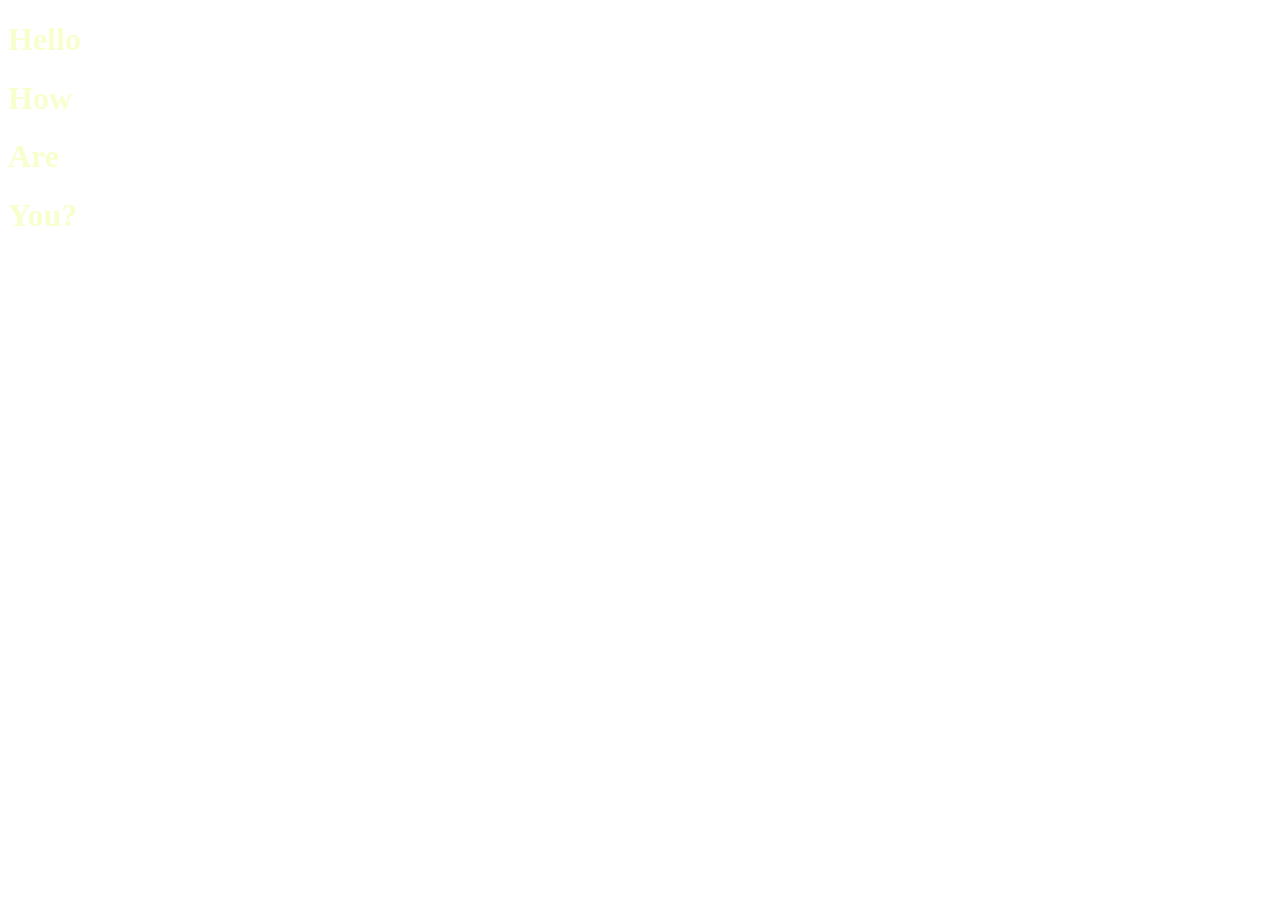
<file: index.html>
<!DOCTYPE html>
<html lang="en">
<head>
    <meta charset="UTF-8">
    <meta name="viewport" content="width=device-width, initial-scale=1.0">
    <link href="style.css" rel="stylesheet">
    <title>Document</title>
</head>
<body>
    <h1>
        Hello
    </h1>
    <h1>
        How
    </h1>
    <h1>
        Are
    </h1>
    <h1>
        You?
    </h1>
</body>
</html>
</file>
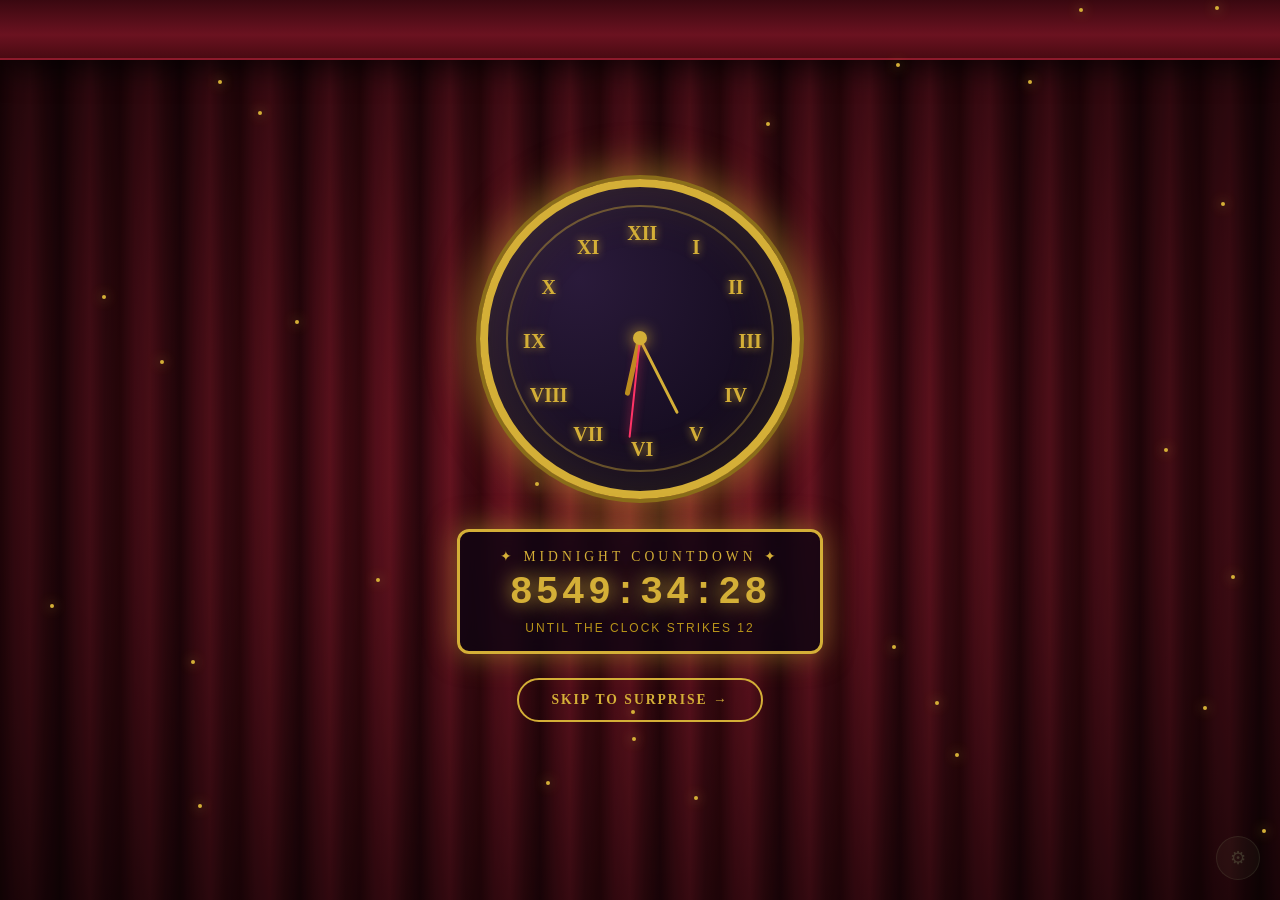
<file: demo.html>
<!DOCTYPE html>
<html lang="en">
<head>
<meta charset="UTF-8">
<meta name="viewport" content="width=device-width, initial-scale=1.0">
<title>A Birthday Surprise 🌼</title>
<style>
  * { margin:0; padding:0; box-sizing:border-box; }
  body {
    font-family: 'Comic Sans MS', -apple-system, BlinkMacSystemFont, 'Segoe UI', sans-serif;
    background: #fdf0f5; min-height: 100vh; color: #4a2c3a; overflow-x: hidden;
  }
  .page { display: none; min-height: 100vh; width: 100%; position: relative; overflow: hidden; }
  .page.active { display: flex; flex-direction: column; align-items: center; justify-content: center; }

  /* PAGE 1: COUNTDOWN */
  #page1 { background: #1a0a0a; }
  .curtain {
    position: absolute; inset: 0;
    background: repeating-linear-gradient(90deg,
      #4a0a12 0px, #7a1525 15px, #8b1a2b 30px, #5a0f1a 45px,
      #3a0810 60px, #6b1220 75px, #8b1a2b 90px, #5a0f1a 105px, #4a0a12 120px);
    filter: brightness(.85);
  }
  .curtain::before {
    content: ''; position: absolute; inset: 0;
    background: radial-gradient(ellipse at center, transparent 0%, rgba(0,0,0,.3) 40%, rgba(0,0,0,.75) 100%);
  }
  .curtain-top {
    position: absolute; top: 0; left: 0; right: 0; height: 60px;
    background: linear-gradient(180deg, #3a0810 0%, #6b1220 60%, #4a0a12 100%);
    box-shadow: 0 8px 30px rgba(0,0,0,.7); z-index: 3; border-bottom: 2px solid #8b1a2b;
  }
  .countdown-content { position: relative; z-index: 5; text-align: center; padding: 20px; }
  .big-clock {
    width: 320px; height: 320px; margin: 0 auto 30px;
    border-radius: 50%; background: radial-gradient(circle at 30% 30%, #2a1a3a, #0a0512);
    border: 8px solid #d4af37;
    box-shadow: 0 0 0 4px #8a6d1a, 0 0 40px 10px rgba(212,175,55,.5), inset 0 0 60px rgba(212,175,55,.15);
    position: relative; display: flex; align-items: center; justify-content: center;
    animation: clockGlow 3s ease-in-out infinite alternate;
  }
  @keyframes clockGlow {
    from { box-shadow: 0 0 0 4px #8a6d1a, 0 0 30px 8px rgba(212,175,55,.4), inset 0 0 60px rgba(212,175,55,.15); }
    to { box-shadow: 0 0 0 4px #8a6d1a, 0 0 50px 14px rgba(212,175,55,.7), inset 0 0 80px rgba(212,175,55,.25); }
  }
  .clock-inner { width: 88%; height: 88%; border-radius: 50%; border: 2px solid rgba(212,175,55,.4); position: relative; }
  .clock-mark { position: absolute; font-family: Georgia, serif; font-size: 20px; color: #d4af37; font-weight: bold; text-shadow: 0 0 8px rgba(212,175,55,.8); }
  .clock-hand { position: absolute; left: 50%; bottom: 50%; transform-origin: 50% 100%; background: #d4af37; border-radius: 4px; z-index: 2; }
  .hand-hour { width: 5px; height: 22%; margin-left: -2.5px; background: #b8941a; }
  .hand-minute { width: 3px; height: 32%; margin-left: -1.5px; }
  .hand-second { width: 2px; height: 38%; margin-left: -1px; background: #ff3366; box-shadow: 0 0 10px rgba(255,51,102,.9); }
  .clock-center-dot { position: absolute; top: 50%; left: 50%; width: 14px; height: 14px; margin: -7px 0 0 -7px; background: #d4af37; border-radius: 50%; box-shadow: 0 0 15px #d4af37; z-index: 3; }
  .countdown-box {
    display: inline-block; padding: 16px 40px;
    background: rgba(10,5,18,.75); border: 3px solid #d4af37; border-radius: 12px;
    box-shadow: 0 0 30px rgba(212,175,55,.5); margin-bottom: 24px; backdrop-filter: blur(10px);
  }
  .countdown-box .label { font-family: Georgia, serif; font-size: .85rem; color: #d4af37; letter-spacing: 4px; margin-bottom: 6px; }
  .countdown-box .time { font-family: 'Courier New', monospace; font-size: 2.4rem; font-weight: bold; color: #d4af37; letter-spacing: 3px; text-shadow: 0 0 20px rgba(212,175,55,.9); }
  .countdown-box .sub { font-size: .75rem; color: #b8941a; margin-top: 6px; letter-spacing: 2px; }
  .skip-btn {
    padding: 12px 32px; background: transparent; color: #d4af37;
    border: 2px solid #d4af37; border-radius: 100px; font-size: .85rem;
    font-weight: 700; letter-spacing: 2px; cursor: pointer; font-family: Georgia, serif;
    transition: .3s; text-transform: uppercase;
  }
  .skip-btn:hover { background: #d4af37; color: #1a0a0a; box-shadow: 0 0 30px rgba(212,175,55,.8); }
  .cd-sparkle { position: absolute; width: 4px; height: 4px; background: #d4af37; border-radius: 50%; box-shadow: 0 0 12px #d4af37; animation: sparkleFloat 4s ease-in-out infinite; z-index: 4; }
  @keyframes sparkleFloat { 0%,100% { opacity: .3; transform: scale(.8); } 50% { opacity: 1; transform: scale(1.5); } }

  /* PAGE 2: PASSCODE */
  #page2 { background: #faf6e9; flex-direction: row !important; padding: 0; }
  @media (max-width: 768px) { #page2 { flex-direction: column !important; } }
  .passcode-left {
    flex: 1; background: linear-gradient(135deg, #f0e8d0, #faf6e9);
    display: flex; align-items: center; justify-content: center;
    padding: 40px 20px; position: relative; min-height: 100vh;
  }
  .polaroid {
    background: #fff; padding: 20px; border-radius: 8px;
    border: 10px solid #b8a8d8;
    box-shadow: 0 20px 50px rgba(100,80,40,.3), 0 0 0 4px #fff inset;
    transform: rotate(-3deg); position: relative; z-index: 2; max-width: 340px;
    animation: polaroidFloat 5s ease-in-out infinite;
  }
  @keyframes polaroidFloat { 0%,100% { transform: rotate(-3deg) translateY(0); } 50% { transform: rotate(-3deg) translateY(-10px); } }
  .polaroid .photo {
    width: 280px; height: 280px; background: linear-gradient(135deg, #f5b7d0, #c9e4ff, #fde5b7);
    border-radius: 6px; display: flex; align-items: center; justify-content: center;
    font-size: 8rem; overflow: hidden;
  }
  .polaroid .photo img { width: 100%; height: 100%; object-fit: cover; }
  .polaroid .shinchan { font-size: 8rem; animation: cakeBounce 2s ease-in-out infinite; }
  @keyframes cakeBounce { 0%,100% { transform: translateY(0) rotate(-3deg); } 50% { transform: translateY(-8px) rotate(3deg); } }
  .polaroid .caption { text-align: center; font-family: 'Comic Sans MS'; font-size: 1rem; color: #8a6d3a; font-weight: bold; margin-top: 12px; }
  .passcode-right {
    flex: 1; background: #b8a8d8; display: flex; align-items: center; justify-content: center;
    padding: 40px 20px; position: relative; min-height: 100vh;
  }
  .passcode-box { position: relative; z-index: 2; text-align: center; max-width: 340px; width: 100%; }
  .passcode-box h2 { font-size: 1.6rem; color: #fff; font-weight: 800; margin-bottom: 6px; text-shadow: 0 2px 8px rgba(80,60,120,.3); }
  .passcode-box .hint { font-size: .78rem; color: #f0e8f5; opacity: .9; margin-bottom: 26px; display: flex; align-items: center; justify-content: center; gap: 6px; }
  .passcode-box .hint .dot { width: 8px; height: 8px; background: #ff5566; border-radius: 50%; animation: pulseDot 1.5s ease-in-out infinite; }
  @keyframes pulseDot { 0%,100% { transform: scale(1); box-shadow: 0 0 0 0 rgba(255,85,102,.7); } 50% { transform: scale(1.1); box-shadow: 0 0 0 8px rgba(255,85,102,0); } }
  .passcode-dots { display: flex; justify-content: center; gap: 14px; margin-bottom: 30px; }
  .passcode-dot {
    width: 44px; height: 44px; border-radius: 12px;
    background: rgba(255,255,255,.35); border: 2px solid rgba(255,255,255,.5);
    display: flex; align-items: center; justify-content: center;
    font-size: 1.5rem; font-weight: bold; color: #fff;
    transition: all .3s cubic-bezier(.34,1.56,.64,1);
  }
  .passcode-dot.filled { background: #f5e88a; color: #8a6d3a; border-color: #f5e88a; transform: scale(1.08); box-shadow: 0 4px 14px rgba(245,232,138,.6); }
  .passcode-dot.active { border-color: #fff; background: rgba(255,255,255,.5); animation: dotPulse 1.5s ease-in-out infinite; }
  @keyframes dotPulse { 0%,100% { box-shadow: 0 0 0 0 rgba(255,255,255,.6); } 50% { box-shadow: 0 0 0 8px rgba(255,255,255,0); } }
  .keypad { display: grid; grid-template-columns: repeat(3, 1fr); gap: 14px; max-width: 250px; margin: 0 auto; }
  .key {
    aspect-ratio: 1; border-radius: 50%;
    background: rgba(255,255,255,.95); border: none;
    font-size: 1.4rem; font-weight: 700; color: #5a4a7a;
    cursor: pointer; transition: all .2s; font-family: inherit;
    box-shadow: 0 4px 12px rgba(80,60,120,.2);
    display: flex; align-items: center; justify-content: center;
  }
  .key:hover { background: #fff; transform: scale(1.06); }
  .key:active { transform: scale(.95); }
  .key.enter-key { background: linear-gradient(135deg, #ff8899, #ff5566); color: #fff; box-shadow: 0 4px 14px rgba(255,85,102,.5); }
  .passcode-box.shake { animation: shakeError .5s; }
  @keyframes shakeError {
    0%,100% { transform: translateX(0); }
    20% { transform: translateX(-12px); } 40% { transform: translateX(12px); }
    60% { transform: translateX(-8px); } 80% { transform: translateX(8px); }
  }
  .error-msg { color: #ffd0d0; font-size: .85rem; font-weight: 600; min-height: 22px; margin-top: 16px; text-shadow: 0 2px 6px rgba(120,60,60,.4); }

  /* COMMON */
  .checkered-bg {
    position: absolute; inset: 0; z-index: 0; background-color: #fce8f0;
    background-image: 
      linear-gradient(90deg, rgba(255,255,255,.5) 50%, transparent 50%),
      linear-gradient(rgba(255,255,255,.5) 50%, transparent 50%);
    background-size: 40px 40px;
  }
  .top-stripe {
    position: absolute; top: 0; left: 0; right: 0; height: 20px;
    background-image: repeating-linear-gradient(90deg, #ff8899 0px, #ff8899 20px, #ffffff 20px, #ffffff 40px);
    z-index: 10; box-shadow: 0 4px 10px rgba(255,136,153,.3);
  }
  .bottom-stripe {
    position: absolute; bottom: 0; left: 0; right: 0; height: 20px;
    background-image: repeating-linear-gradient(90deg, #ff8899 0px, #ff8899 20px, #ffffff 20px, #ffffff 40px);
    z-index: 10; box-shadow: 0 -4px 10px rgba(255,136,153,.3);
  }
  .page-content { position: relative; z-index: 5; text-align: center; padding: 40px 20px; max-width: 750px; width: 100%; }
  .funny-title {
    font-family: 'Comic Sans MS'; font-size: 1.9rem; font-weight: 800;
    color: #e63950; letter-spacing: .5px; margin-bottom: 24px;
    text-shadow: 2px 2px 0 rgba(255,255,255,.9), 3px 3px 0 rgba(255,136,153,.3);
    animation: titleWiggle 3s ease-in-out infinite;
  }
  @keyframes titleWiggle { 0%,100% { transform: rotate(-1.5deg); } 50% { transform: rotate(1.5deg); } }
  .cartoon-box {
    display: inline-block; padding: 12px; background: #fff; border-radius: 16px;
    box-shadow: 0 10px 30px rgba(200,100,130,.2); margin: 20px auto;
    animation: gentleBounce 2s ease-in-out infinite; position: relative;
  }
  .cartoon-box::before { content: ''; position: absolute; inset: -6px; border: 2px dashed #ffb8c8; border-radius: 20px; }
  @keyframes gentleBounce { 0%,100% { transform: translateY(0); } 50% { transform: translateY(-12px); } }
  .cartoon-inner {
    width: 240px; height: 240px;
    background: linear-gradient(135deg, #ffe8f0, #ffd6e0);
    border-radius: 12px; display: flex; align-items: center; justify-content: center;
    font-size: 8rem; overflow: hidden;
  }
  .cartoon-inner img { width: 100%; height: 100%; object-fit: cover; }
  .btn-row { display: flex; justify-content: center; gap: 30px; margin-top: 26px; flex-wrap: wrap; align-items: center; }
  .pill-btn {
    padding: 16px 44px; border-radius: 100px; border: none;
    font-family: 'Comic Sans MS'; font-size: 1.2rem; font-weight: 800;
    letter-spacing: 1.5px; cursor: pointer; position: relative;
    transition: all .3s cubic-bezier(.34,1.56,.64,1);
    box-shadow: 0 6px 0 #8b2535, 0 10px 20px rgba(200,60,90,.4);
    color: #fff; background: linear-gradient(180deg, #ff5566, #e63950);
    text-shadow: 0 2px 4px rgba(140,30,50,.5);
  }
  .pill-btn:hover { transform: translateY(3px); box-shadow: 0 3px 0 #8b2535, 0 6px 14px rgba(200,60,90,.4); }

  /* HEARTS */
  .boxes-grid { display: flex; justify-content: center; gap: 26px; flex-wrap: wrap; margin: 30px 0 50px; }
  .heart-box {
    width: 145px; height: 145px; cursor: pointer; position: relative;
    transition: transform .4s cubic-bezier(.34,1.56,.64,1);
    animation: boxBob 2.5s ease-in-out infinite;
  }
  .heart-box:nth-child(1) { animation-delay: 0s; }
  .heart-box:nth-child(2) { animation-delay: .3s; }
  .heart-box:nth-child(3) { animation-delay: .6s; }
  .heart-box:nth-child(4) { animation-delay: .9s; }
  @keyframes boxBob {
    0%,100% { transform: translateY(0) rotate(-2deg); }
    50% { transform: translateY(-15px) rotate(2deg); }
  }
  .heart-box:hover { transform: scale(1.12); animation-play-state: paused; }
  .heart-svg { width: 100%; height: 100%; filter: drop-shadow(0 10px 25px rgba(200,40,70,.4)); }
  .heart-ribbon {
    position: absolute; top: 50%; left: 50%;
    transform: translate(-50%, -50%);
    font-size: 2rem; color: #fff; pointer-events: none;
    text-shadow: 0 4px 8px rgba(180,30,60,.5);
  }
  .heart-label {
    position: absolute; bottom: -22px; left: 50%; transform: translateX(-50%);
    font-size: .72rem; color: #a0496a; font-weight: 700;
    white-space: nowrap; font-family: 'Comic Sans MS';
  }

  /* HEART MODAL */
  .heart-modal {
    display: none; position: fixed; inset: 0;
    background: rgba(74,44,58,.92); backdrop-filter: blur(10px);
    z-index: 500; padding: 20px; overflow-y: auto;
  }
  .heart-modal.show { display: block; animation: fade .4s ease; }
  @keyframes fade { from { opacity: 0; } to { opacity: 1; } }
  .heart-modal-inner {
    max-width: 900px; margin: 30px auto;
    background: #fff; border-radius: 24px;
    padding: 24px; box-shadow: 0 30px 80px rgba(80,40,60,.5);
    position: relative;
  }
  .heart-modal-head {
    display: flex; justify-content: space-between; align-items: center;
    margin-bottom: 20px; padding-bottom: 16px;
    border-bottom: 2px dashed rgba(255,180,200,.5);
    flex-wrap: wrap; gap: 10px;
  }
  .heart-modal-head h2 {
    font-family: 'Comic Sans MS'; font-size: 1.4rem; color: #e63950;
    display: flex; align-items: center; gap: 10px; font-weight: 800;
  }
  .heart-close {
    padding: 10px 22px; border: none; border-radius: 100px;
    background: linear-gradient(135deg, #ff5566, #e63950);
    color: #fff; font-family: 'Comic Sans MS'; font-weight: 800;
    font-size: .85rem; cursor: pointer;
    box-shadow: 0 4px 0 #8b2535; transition: .15s;
  }
  .heart-close:active { transform: translateY(4px); box-shadow: 0 0 0 #8b2535; }
  .heart-content-area { min-height: 200px; }
  .heart-empty {
    text-align: center; padding: 60px 20px; color: #a0496a;
    font-style: italic; font-size: .95rem;
    background: linear-gradient(135deg, #fff5f8, #fce8f0);
    border-radius: 16px; border: 2px dashed rgba(255,180,200,.5);
  }
  .heart-items-grid {
    display: grid; grid-template-columns: repeat(auto-fill, minmax(240px, 1fr));
    gap: 16px;
  }
  .heart-item {
    background: #fff; border: 2px solid rgba(255,180,200,.5);
    border-radius: 18px; overflow: hidden;
    box-shadow: 0 4px 16px rgba(200,100,130,.15);
    transition: .3s;
  }
  .heart-item:hover { transform: translateY(-4px); box-shadow: 0 12px 30px rgba(200,100,130,.3); }
  .heart-item-thumb {
    height: 160px; background: linear-gradient(135deg, #ffe8f0, #ffd6e0);
    display: flex; align-items: center; justify-content: center;
    font-size: 3rem; background-size: cover; background-position: center;
    position: relative; color: #e63950;
  }
  .heart-item-thumb img { width: 100%; height: 100%; object-fit: cover; }
  .heart-item-info { padding: 12px 14px; }
  .heart-item-info h4 { font-size: .88rem; color: #4a2c3a; margin-bottom: 4px; font-weight: 800; }
  .heart-item-info p { font-size: .74rem; color: #a0496a; line-height: 1.5; }
  .heart-audio-player { padding: 14px; }
  .heart-audio-player audio { width: 100%; }
  .heart-shayari-card {
    background: linear-gradient(135deg, #fff5f8, #fce8f0);
    border: 2px solid rgba(255,180,200,.5); border-radius: 18px;
    padding: 22px 20px; position: relative;
  }
  .heart-shayari-card::before {
    content: '❝'; position: absolute; top: 8px; right: 14px;
    font-size: 50px; color: rgba(230,57,80,.15); line-height: 1;
  }
  .heart-shayari-text {
    font-family: Georgia, serif; font-style: italic;
    font-size: .95rem; line-height: 1.9; color: #4a2c3a;
    white-space: pre-line; position: relative; z-index: 1;
  }
  .heart-shayari-footer {
    margin-top: 14px; padding-top: 12px;
    border-top: 1px dashed rgba(255,180,200,.5);
    display: flex; justify-content: space-between; align-items: center;
    font-size: .72rem;
  }
  .heart-shayari-tag {
    padding: 3px 10px; border-radius: 100px;
    background: #fce8f0; color: #e63950; font-weight: 700;
  }
  .heart-video-card video, .heart-video-card iframe {
    width: 100%; display: block; background: #000;
  }

  /* Cute Next button - sticky */
  .cute-next {
    position: fixed; bottom: 30px; right: 30px;
    width: 70px; height: 70px; border-radius: 50%;
    background: linear-gradient(135deg, #ff8899, #ff5566);
    color: #fff; border: 4px solid #fff;
    font-size: 1.7rem; cursor: pointer;
    box-shadow: 0 10px 30px rgba(230,60,90,.5), 0 0 0 6px rgba(255,136,153,.3);
    z-index: 400;
    display: flex; align-items: center; justify-content: center;
    animation: cuteBounce 2s ease-in-out infinite;
    transition: .3s;
  }
  .cute-next:hover { transform: scale(1.15) rotate(10deg); box-shadow: 0 15px 40px rgba(230,60,90,.7); }
  @keyframes cuteBounce {
    0%,100% { transform: translateY(0) rotate(0); }
    50% { transform: translateY(-8px) rotate(-5deg); }
  }
  .cute-next::after {
    content: 'Tap me!';
    position: absolute; top: -32px; left: 50%; transform: translateX(-50%);
    background: #fff; color: #e63950;
    font-size: .7rem; font-weight: 700;
    padding: 4px 12px; border-radius: 100px;
    box-shadow: 0 4px 12px rgba(230,60,90,.3);
    white-space: nowrap; font-family: 'Comic Sans MS';
  }

  /* JASMINE FINAL PAGE */
  #pageJasmine { background: linear-gradient(135deg, #fefefe 0%, #f7faf5 40%, #f0f7f0 100%); }
  .jasmine-bg-page { position: absolute; inset: 0; pointer-events: none; overflow: hidden; }
  .jasmine-fall {
    position: absolute; top: -80px; font-size: 24px; opacity: 0;
    animation: jasmineFall linear infinite;
  }
  @keyframes jasmineFall {
    0% { transform: translateY(0) rotate(0) translateX(0); opacity: 0; }
    8% { opacity: .85; }
    50% { transform: translateY(50vh) rotate(180deg) translateX(30px); opacity: .7; }
    90% { opacity: .35; }
    100% { transform: translateY(110vh) rotate(360deg) translateX(-20px); opacity: 0; }
  }
  .jasmine-content {
    position: relative; z-index: 5; text-align: center; padding: 40px 20px;
    max-width: 720px; width: 100%;
  }
  .jasmine-bouquet {
    font-size: 9rem; animation: bouquetFloat 3s ease-in-out infinite;
    filter: drop-shadow(0 15px 30px rgba(160,190,130,.4));
    display: inline-block; line-height: 1;
  }
  @keyframes bouquetFloat {
    0%,100% { transform: translateY(0) rotate(-3deg) scale(1); }
    50% { transform: translateY(-18px) rotate(3deg) scale(1.05); }
  }
  .bouquet-flowers {
    display: flex; justify-content: center; gap: -10px;
    margin-bottom: 10px; position: relative;
  }
  .bouquet-flowers span {
    font-size: 3.5rem; display: inline-block;
    animation: flowerSway 2s ease-in-out infinite;
    margin: 0 -12px;
    filter: drop-shadow(0 6px 12px rgba(160,190,130,.3));
  }
  .bouquet-flowers span:nth-child(1) { animation-delay: 0s; }
  .bouquet-flowers span:nth-child(2) { animation-delay: .2s; }
  .bouquet-flowers span:nth-child(3) { animation-delay: .4s; }
  .bouquet-flowers span:nth-child(4) { animation-delay: .6s; }
  .bouquet-flowers span:nth-child(5) { animation-delay: .8s; }
  @keyframes flowerSway {
    0%,100% { transform: rotate(-8deg) translateY(0); }
    50% { transform: rotate(8deg) translateY(-6px); }
  }
  .jasmine-title {
    font-size: 2.4rem; font-weight: 800; margin: 16px 0 12px;
    background: linear-gradient(90deg, #8a9f6e, #b8956a, #a8c088, #8a9f6e);
    background-size: 300% auto;
    -webkit-background-clip: text; -webkit-text-fill-color: transparent;
    animation: shimmer 5s linear infinite;
  }
  @keyframes shimmer { to { background-position: 300% center; } }
  .jasmine-sub { font-size: 1rem; color: #8a9f6e; font-style: italic; margin-bottom: 26px; }
  .jasmine-message {
    background: rgba(255,255,255,.94); backdrop-filter: blur(15px);
    border: 2px solid rgba(200,220,180,.5);
    border-radius: 24px; padding: 32px 28px;
    box-shadow: 0 20px 50px rgba(140,180,100,.2);
    font-size: 1rem; line-height: 2; color: #5a6a52;
    text-align: center; margin-bottom: 24px;
    position: relative;
  }
  .jasmine-message::before {
    content: '🌼'; position: absolute; top: -22px; left: 50%;
    transform: translateX(-50%); font-size: 34px;
    background: #fdfefb; padding: 2px 14px; border-radius: 50px;
  }
  .jasmine-message h3 {
    color: #8a9f6e; font-size: 1.15rem; font-weight: 800;
    margin-bottom: 14px; letter-spacing: .5px;
  }
  .jasmine-message p { margin: 10px 0; }
  .jasmine-message .sig {
    display: block; margin-top: 20px;
    color: #8a9f6e; font-style: italic; font-weight: 700;
    font-size: .95rem;
  }
  .jasmine-btn {
    padding: 14px 36px; border: none; border-radius: 100px;
    color: #fff; font-family: 'Comic Sans MS'; font-weight: 800;
    font-size: .95rem; cursor: pointer;
    transition: .3s;
    margin: 6px;
  }
  .jasmine-btn.reply {
    background: linear-gradient(135deg, #a8c088, #d4c088);
    box-shadow: 0 8px 22px rgba(160,190,130,.5);
  }
  .jasmine-btn.reply:hover { transform: translateY(-3px) scale(1.05); box-shadow: 0 12px 30px rgba(160,190,130,.7); }
  .jasmine-btn.exit {
    background: linear-gradient(135deg, #ff8899, #ff5566);
    box-shadow: 0 8px 22px rgba(255,85,102,.5);
  }
  .jasmine-btn.exit:hover { transform: translateY(-3px) scale(1.05); box-shadow: 0 12px 30px rgba(255,85,102,.7); }
  .jasmine-btn-group { display: flex; gap: 14px; justify-content: center; flex-wrap: wrap; }

  /* Reply form */
  .reply-form {
    background: #fff; border-radius: 22px;
    padding: 28px 24px; margin-top: 24px;
    box-shadow: 0 20px 50px rgba(140,180,100,.25);
    border: 2px solid rgba(200,220,180,.5);
    display: none;
    animation: fade .5s ease;
  }
  .reply-form.show { display: block; }
  .reply-form h3 {
    color: #8a9f6e; font-size: 1.1rem; font-weight: 800;
    margin-bottom: 14px;
  }
  .reply-form textarea {
    width: 100%; min-height: 110px; resize: vertical;
    padding: 14px 16px; border: 2px solid rgba(180,210,160,.5);
    border-radius: 14px; font-family: inherit; font-size: .92rem;
    color: #4a2c3a; outline: none;
  }
  .reply-form textarea:focus { border-color: #a8c088; box-shadow: 0 0 0 4px rgba(168,192,136,.15); }
  .reply-form .reply-actions { margin-top: 14px; display: flex; gap: 10px; justify-content: center; flex-wrap: wrap; }
  .reply-form .small-btn {
    padding: 10px 22px; border: none; border-radius: 100px;
    color: #fff; font-family: 'Comic Sans MS'; font-weight: 800;
    font-size: .85rem; cursor: pointer;
  }
  .reply-form .send-btn { background: linear-gradient(135deg, #a8c088, #d4c088); box-shadow: 0 4px 14px rgba(160,190,130,.5); }
  .reply-form .cancel-btn { background: linear-gradient(135deg, #999, #777); box-shadow: 0 4px 14px rgba(120,120,120,.4); }

  .reply-sent {
    text-align: center; padding: 24px;
    background: linear-gradient(135deg, #f7faf5, #e8f5e0);
    border-radius: 16px; margin-top: 20px;
    color: #5a7050; font-weight: 700;
    animation: fade .5s ease;
    display: none;
  }
  .reply-sent.show { display: block; }

  /* ADMIN */
  #adminTrigger {
    position: fixed; bottom: 20px; right: 20px;
    width: 44px; height: 44px; border-radius: 50%;
    background: rgba(168,192,136,.2);
    border: 1.5px solid rgba(168,192,136,.5);
    color: #a8c088; font-size: 18px;
    z-index: 9000; cursor: pointer;
    display: flex; align-items: center; justify-content: center;
    transition: .3s; opacity: .25;
    font-family: inherit;
  }
  #adminTrigger:hover { opacity: 1; transform: scale(1.1) rotate(45deg); background: rgba(168,192,136,.9); color: #fff; }
  #adminPanel {
    display: none; position: fixed; inset: 0;
    background: rgba(45,74,45,.65); backdrop-filter: blur(12px);
    z-index: 20000; padding: 20px; overflow-y: auto;
  }
  #adminPanel.show { display: block; }
  .admin-box {
    max-width: 920px; margin: 20px auto;
    background: #fff; border-radius: 24px;
    padding: 28px; box-shadow: 0 30px 80px rgba(80,120,60,.4);
  }
  .admin-head {
    display: flex; justify-content: space-between; align-items: center;
    margin-bottom: 20px; padding-bottom: 16px;
    border-bottom: 2px dashed rgba(180,210,160,.5);
    flex-wrap: wrap; gap: 10px;
  }
  .admin-head h2 { font-size: 1.4rem; color: #2d4a2d; font-weight: 800; display: flex; align-items: center; gap: 10px; }
  .admin-close {
    padding: 8px 18px; border: none; border-radius: 100px;
    background: linear-gradient(135deg, #ff8888, #e65c5c);
    color: #fff; font-family: inherit; font-weight: 700;
    font-size: .85rem; cursor: pointer;
  }
  .admin-tabs {
    display: flex; gap: 6px; margin-bottom: 20px; flex-wrap: wrap;
    border-bottom: 1.5px solid rgba(200,220,180,.5); padding-bottom: 12px;
  }
  .admin-tab {
    padding: 8px 14px; border: 1.5px solid rgba(180,210,160,.4);
    border-radius: 100px; background: #fff; color: #5a7050;
    font-size: .78rem; font-family: inherit; font-weight: 700;
    cursor: pointer; transition: .2s;
  }
  .admin-tab.active {
    background: linear-gradient(135deg, #a8c088, #d4c088);
    color: #fff; border-color: transparent;
    box-shadow: 0 4px 14px rgba(160,190,130,.4);
  }
  .admin-tab-content { display: none; }
  .admin-tab-content.active { display: block; animation: fade .3s; }
  .admin-form {
    background: linear-gradient(135deg, #fafaf2, #f7faf5);
    border: 1.5px dashed rgba(180,210,160,.6);
    border-radius: 16px; padding: 20px; margin-bottom: 20px;
  }
  .admin-form h3 { font-size: .72rem; color: #7a9050; font-weight: 800; margin-bottom: 14px; letter-spacing: 1.2px; text-transform: uppercase; }
  .admin-form label { display: block; font-size: .75rem; color: #5a7050; font-weight: 700; margin-bottom: 5px; }
  .admin-form input, .admin-form textarea, .admin-form select {
    width: 100%; padding: 10px 14px; margin-bottom: 12px;
    border: 1.5px solid rgba(180,210,160,.5);
    border-radius: 10px; font-family: inherit; font-size: .85rem;
    color: #2d4a2d; background: #fff; outline: none;
  }
  .admin-form textarea { min-height: 90px; resize: vertical; }
  .admin-form input:focus, .admin-form textarea:focus, .admin-form select:focus {
    border-color: #a8c088; box-shadow: 0 0 0 3px rgba(168,192,136,.15);
  }
  .file-drop {
    display: block; padding: 20px;
    background: #fff; border: 2px dashed rgba(168,192,136,.6);
    border-radius: 14px; text-align: center; cursor: pointer;
    transition: .2s; margin-bottom: 12px;
    color: #7a9050; font-size: .85rem; font-weight: 700;
  }
  .file-drop:hover { background: #f7faf5; border-color: #a8c088; }
  .file-drop input[type="file"] { display: none; }
  .file-drop .fd-icon { font-size: 2rem; display: block; margin-bottom: 6px; }
  .file-preview {
    margin-top: 10px; padding: 8px;
    background: #fff; border-radius: 10px;
    border: 1.5px solid rgba(180,210,160,.4);
    font-size: .75rem; color: #5a7050;
    display: none;
  }
  .file-preview.show { display: block; }
  .file-preview img { max-width: 100%; max-height: 120px; border-radius: 8px; display: block; margin: 4px auto; }
  .file-preview audio { width: 100%; margin-top: 4px; }

  .admin-btn {
    padding: 10px 22px; border: none; border-radius: 100px;
    background: linear-gradient(135deg, #a8c088, #d4c088);
    color: #fff; font-family: inherit; font-weight: 700;
    font-size: .82rem; cursor: pointer; margin-right: 8px; margin-top: 4px;
    box-shadow: 0 4px 14px rgba(160,190,130,.4); transition: .2s;
  }
  .admin-btn:hover { transform: translateY(-2px); }
  .admin-btn.danger { background: linear-gradient(135deg, #ff8888, #e65c5c); box-shadow: 0 4px 14px rgba(230,92,92,.4); }
  .admin-btn.blue { background: linear-gradient(135deg, #88b0ff, #5c7ee6); box-shadow: 0 4px 14px rgba(92,126,230,.4); }
  .admin-btn.whatsapp { background: linear-gradient(135deg, #25D366, #128C7E); box-shadow: 0 4px 14px rgba(37,211,102,.4); }
  .admin-list {
    display: grid; grid-template-columns: repeat(auto-fill, minmax(220px, 1fr));
    gap: 12px; margin-top: 16px;
  }
  .admin-item {
    background: #fff; border: 1.5px solid rgba(200,220,180,.5);
    border-radius: 12px; padding: 12px; position: relative;
    display: flex; flex-direction: column; gap: 8px;
    font-size: .78rem; color: #5a7050;
  }
  .admin-item .thumb-mini {
    width: 100%; height: 70px; border-radius: 8px;
    background: linear-gradient(135deg, #f0f7e8, #faf5e0);
    background-size: cover; background-position: center;
    display: flex; align-items: center; justify-content: center;
    font-size: 2rem; overflow: hidden;
  }
  .admin-item .thumb-mini img { width: 100%; height: 100%; object-fit: cover; }
  .admin-item .item-info { font-weight: 700; color: #2d4a2d; font-size: .82rem; word-break: break-word; }
  .admin-item .item-sub { font-size: .7rem; color: #7a8a72; font-style: italic; }
  .admin-item .item-actions { display: flex; gap: 6px; margin-top: 4px; flex-wrap: wrap; }
  .admin-item .mini-btn {
    padding: 5px 10px; border: 1px solid rgba(200,220,180,.5);
    border-radius: 100px; background: #f7faf5;
    color: #5a7050; font-size: .7rem; font-weight: 700;
    font-family: inherit; cursor: pointer;
  }
  .admin-item .mini-btn.del { background: #fff0f0; color: #e65c5c; border-color: #ffcccc; }
  .admin-note {
    font-size: .75rem; color: #8a9f6e; font-style: italic;
    padding: 10px 14px; background: #f7faf5; border-radius: 10px;
    margin-bottom: 16px; line-height: 1.6;
  }

  #pwPrompt {
    display: none; position: fixed; inset: 0;
    background: rgba(45,74,45,.75); backdrop-filter: blur(12px);
    z-index: 25000; align-items: center; justify-content: center; padding: 20px;
  }
  #pwPrompt.show { display: flex; }
  .pw-box {
    background: #fff; border-radius: 24px; padding: 36px 32px;
    max-width: 380px; width: 100%; text-align: center;
    box-shadow: 0 30px 80px rgba(80,120,60,.4);
    animation: introPop .5s ease;
  }
  @keyframes introPop { from { opacity:0; transform: scale(.9) translateY(20px); } to { opacity:1; transform: scale(1) translateY(0); } }
  .pw-box .pw-emoji { font-size: 3rem; margin-bottom: 12px; display: block; }
  .pw-box h3 { color: #2d4a2d; font-size: 1.15rem; margin-bottom: 8px; font-weight: 800; }
  .pw-box p { color: #8a9f6e; font-size: .82rem; margin-bottom: 20px; font-style: italic; }
  .pw-box input {
    width: 100%; padding: 14px 18px; border-radius: 100px;
    border: 2px solid rgba(180,210,160,.5); text-align: center;
    font-size: 1.4rem; letter-spacing: 8px; font-weight: 800;
    color: #2d4a2d; font-family: inherit; outline: none; margin-bottom: 14px;
  }
  .pw-error { color: #e65c5c; font-size: .8rem; min-height: 18px; margin-bottom: 12px; font-weight: 700; }
  .pw-actions { display: flex; gap: 10px; justify-content: center; }

  .confetti { position: fixed; top: -20px; font-size: 20px; pointer-events: none; z-index: 9999; animation: confettiFall linear forwards; }
  @keyframes confettiFall {
    0% { transform: translateY(0) rotate(0); opacity: 1; }
    100% { transform: translateY(105vh) rotate(720deg); opacity: .6; }
  }
  .tear-drop { position: fixed; font-size: 20px; pointer-events: none; z-index: 9999; animation: tearFall 1.5s ease-in forwards; }
  @keyframes tearFall {
    0% { transform: translateY(0) scale(1); opacity: 1; }
    100% { transform: translateY(80px) scale(.5); opacity: 0; }
  }
  .progress-badge {
    position: fixed; top: 30px; right: 30px;
    background: rgba(255,255,255,.9); backdrop-filter: blur(10px);
    border: 2px solid rgba(255,180,200,.5);
    border-radius: 100px; padding: 8px 16px;
    font-size: .78rem; color: #e63950; font-weight: 700;
    z-index: 300; font-family: 'Comic Sans MS';
    box-shadow: 0 6px 18px rgba(230,60,90,.2);
  }

  @media (max-width: 500px) {
    .funny-title { font-size: 1.3rem; }
    .cartoon-inner { width: 200px; height: 200px; font-size: 6rem; }
    .pill-btn { padding: 12px 32px; font-size: 1rem; }
    .heart-box { width: 110px; height: 110px; }
    .heart-ribbon { font-size: 1.6rem; }
    .heart-label { font-size: .62rem; bottom: -18px; }
    .big-clock { width: 240px; height: 240px; }
    .clock-mark { font-size: 14px; }
    .countdown-box .time { font-size: 1.6rem; }
    .heart-modal-inner { padding: 18px; margin: 15px auto; }
    .jasmine-bouquet { font-size: 6rem; }
    .jasmine-title { font-size: 1.6rem; }
    .bouquet-flowers span { font-size: 2.4rem; margin: 0 -8px; }
    .cute-next { width: 60px; height: 60px; font-size: 1.4rem; bottom: 20px; right: 20px; }
    .progress-badge { top: 20px; right: 15px; font-size: .7rem; padding: 6px 12px; }
  }
</style>
</head>
<body>

<!-- PAGE 1: COUNTDOWN -->
<div class="page active" id="page1">
  <div class="curtain"></div>
  <div class="curtain-top"></div>
  <div class="countdown-content">
    <div class="big-clock">
      <div class="clock-inner" id="clockInner">
        <div class="clock-hand hand-hour" id="handHour"></div>
        <div class="clock-hand hand-minute" id="handMinute"></div>
        <div class="clock-hand hand-second" id="handSecond"></div>
        <div class="clock-center-dot"></div>
      </div>
    </div>
    <div class="countdown-box">
      <div class="label">✦ MIDNIGHT COUNTDOWN ✦</div>
      <div class="time" id="countdownTime">12:00:00</div>
      <div class="sub">UNTIL THE CLOCK STRIKES 12</div>
    </div>
    <br>
    <button class="skip-btn" onclick="nextPage(2)">Skip to Surprise →</button>
  </div>
</div>

<!-- PAGE 2: PASSCODE -->
<div class="page" id="page2">
  <div class="passcode-left">
    <div class="polaroid">
      <div class="photo">
        <div class="shinchan" id="passcodePhoto">🎂</div>
      </div>
      <div class="caption">Happy Birthday! 🎉</div>
    </div>
  </div>
  <div class="passcode-right">
    <div class="passcode-box" id="passcodeBox">
      <h2>Enter a passcode</h2>
      <div class="hint">
        Enter the 4-digit secret passcode
        <span class="dot"></span>
      </div>
      <div class="passcode-dots" id="passcodeDots">
        <div class="passcode-dot active"></div>
        <div class="passcode-dot"></div>
        <div class="passcode-dot"></div>
        <div class="passcode-dot"></div>
      </div>
      <div class="keypad">
        <button class="key" onclick="pressKey(1)">1</button>
        <button class="key" onclick="pressKey(2)">2</button>
        <button class="key" onclick="pressKey(3)">3</button>
        <button class="key" onclick="pressKey(4)">4</button>
        <button class="key" onclick="pressKey(5)">5</button>
        <button class="key" onclick="pressKey(6)">6</button>
        <button class="key" onclick="pressKey(7)">7</button>
        <button class="key" onclick="pressKey(8)">8</button>
        <button class="key" onclick="pressKey(9)">9</button>
        <button class="key" onclick="deleteKey()">✱</button>
        <button class="key" onclick="pressKey(0)">0</button>
        <button class="key enter-key" onclick="submitPasscode()">❤</button>
      </div>
      <div class="error-msg" id="errorMsg"></div>
    </div>
  </div>
</div>

<!-- PAGE 3: INTRO -->
<div class="page" id="page3">
  <div class="checkered-bg"></div>
  <div class="top-stripe"></div>
  <div class="bottom-stripe"></div>
  <div class="page-content">
    <h1 class="funny-title">I have made something for you 💝</h1>
    <div class="cartoon-box">
      <div class="cartoon-inner">🤗</div>
    </div>
    <p style="font-family:'Comic Sans MS'; color:#a0496a; margin-top:20px; font-size:1.15rem; font-weight:700;">
      Do you wanna see it ?
    </p>
    <div class="btn-row">
      <button class="pill-btn" onclick="nextPage(4)">YES</button>
      <button class="pill-btn" onclick="nextPage(4)">NO</button>
    </div>
  </div>
</div>

<!-- PAGE 4: ARE YOU SURE -->
<div class="page" id="page4">
  <div class="checkered-bg"></div>
  <div class="top-stripe"></div>
  <div class="bottom-stripe"></div>
  <div class="page-content">
    <h1 class="funny-title">I have made something for you 💝</h1>
    <div class="cartoon-box">
      <div class="cartoon-inner" id="page4Emoji">😏</div>
    </div>
    <p id="page4Msg" style="font-family:'Comic Sans MS'; color:#a0496a; margin-top:20px; font-size:1.1rem; font-weight:700;">
      Are you sure? 🤔 Please say YES! 💕
    </p>
    <div class="btn-row" id="page4BtnRow">
      <button class="pill-btn" id="yesBtn" onclick="nextPage(5)">YES</button>
      <button class="pill-btn" id="noBtn" onclick="handleNoClick()">NO</button>
    </div>
  </div>
</div>

<!-- PAGE 5: EXCITED -->
<div class="page" id="page5">
  <div class="checkered-bg"></div>
  <div class="top-stripe"></div>
  <div class="bottom-stripe"></div>
  <div class="page-content">
    <h1 class="funny-title">Are you really excited? 🤩</h1>
    <div class="cartoon-box">
      <div class="cartoon-inner">🤩</div>
    </div>
    <div class="btn-row">
      <button class="pill-btn" onclick="nextPage(6)">YES</button>
      <button class="pill-btn" onclick="nextPage(6)">YES</button>
    </div>
  </div>
</div>

<!-- PAGE 6: HEARTS -->
<div class="page" id="page6">
  <div class="checkered-bg"></div>
  <div class="top-stripe"></div>
  <div class="bottom-stripe"></div>
  <div class="page-content">
    <h1 class="funny-title" style="font-size:1.5rem;">Tap on the mystery box to unlock your gifts!</h1>
    <div class="boxes-grid" id="heartsGrid"></div>
    <div class="cartoon-box" style="margin-top:40px;">
      <div class="cartoon-inner" style="width:180px;height:130px;font-size:5rem;">😋</div>
    </div>
  </div>
  <button class="cute-next" onclick="nextPage('jasmine')" title="Next → Jasmine Finale">→</button>
</div>

<!-- PAGE 7: JASMINE FINAL -->
<div class="page" id="pageJasmine">
  <div class="jasmine-bg-page" id="jasmineBgPage"></div>
  <div class="jasmine-content">
    <div class="bouquet-flowers">
      <span>🌼</span><span>🌼</span><span>🌼</span><span>🌼</span><span>🌼</span>
    </div>
    <div class="jasmine-bouquet">💐</div>
    <h1 class="jasmine-title">🌼 Happy Birthday, My Jasmine 🌼</h1>
    <p class="jasmine-sub">ek chhota sa surprise, dil se tumhare liye</p>
    <div class="jasmine-message">
      <h3>🌼 Yeh Jasmine Bouquet Tumhare Liye 🌼</h3>
      <p>Jabse tum meri zindagi me aayi ho, sab kuch thoda aur khoobsurat lagta hai.</p>
      <p>Tumhari muskaan, tumhari baatein, tumhara hona — yeh sab meri favourite cheezein hain.</p>
      <p>21 saal ki tum, aur bhi zyada strong, aur bhi zyada pyaari ho gayi ho.</p>
      <p>Dua karta hoon ki tumhare saare sapne poore hon, aur tum hamesha muskurati raho.</p>
      <p>🌼 Jasmine ki khushbu jaise tumhari zindagi mehekti rahe,<br>har din naya khushi ka phool khilta rahe. 🌸</p>
      <p style="margin-top:20px;color:#a8c088;font-weight:700;">Healthy friendship ka matlab — ek dusre ka saath, bina kisi shart ke. 🤝💚</p>
      <span class="sig">— always with you, tumhara dost 💚</span>
    </div>
    <div class="jasmine-btn-group">
      <button class="jasmine-btn reply" onclick="showReplyForm()">💌 Reply Karo</button>
      <button class="jasmine-btn exit" onclick="exitWebsite()">🚪 Exit</button>
    </div>
    <div class="reply-form" id="replyForm">
      <h3>💌 Apna Reply Likho</h3>
      <textarea id="replyText" placeholder="Yahan apna pyaara sa reply likho..."></textarea>
      <div class="reply-actions">
        <button class="small-btn send-btn" onclick="sendReply()">💚 Send Reply</button>
        <button class="small-btn cancel-btn" onclick="hideReplyForm()">Cancel</button>
      </div>
    </div>
    <div class="reply-sent" id="replySent">
      🌼 Thank you! Tumhara reply save ho gaya. 💚
    </div>
  </div>
</div>

<!-- HEART MODAL -->
<div class="heart-modal" id="heartModal" onclick="if(event.target===this) closeHeartModal()">
  <div class="heart-modal-inner">
    <div class="heart-modal-head">
      <div>
        <h2 id="heartModalTitle">💖 Mystery Heart</h2>
        <p id="heartModalSub">Here's your surprise…</p>
      </div>
      <button class="heart-close" onclick="closeHeartModal()">✕ Close</button>
    </div>
    <div class="heart-content-area" id="heartContentArea"></div>
  </div>
</div>

<!-- ADMIN -->
<button id="adminTrigger" onclick="promptAdmin()" title="Admin (Ctrl+Shift+A)">⚙</button>

<div id="pwPrompt">
  <div class="pw-box">
    <span class="pw-emoji">🔐</span>
    <h3>Admin Access</h3>
    <p>Enter admin password</p>
    <input type="password" id="pwInput" maxlength="10" placeholder="••••" 
           onkeypress="if(event.key==='Enter') verifyPw()">
    <div class="pw-error" id="pwError"></div>
    <div class="pw-actions">
      <button class="admin-btn" onclick="verifyPw()">Unlock</button>
      <button class="admin-btn danger" onclick="closePwPrompt()">Cancel</button>
    </div>
  </div>
</div>

<div id="adminPanel">
  <div class="admin-box">
    <div class="admin-head">
      <h2>⚙ Admin Panel</h2>
      <button class="admin-close" onclick="closeAdmin()">✕ Close</button>
    </div>
    <div class="admin-note">
      🌼 Yahan se saara content add/edit/delete karo. Har item ko kis heart me dikhana hai woh select karo.
    </div>
    
    <!-- WHATSAPP BUTTON -->
    <div style="margin-bottom:20px; padding:16px; background:linear-gradient(135deg,#e8f5e0,#f7faf5); border-radius:16px; border:2px dashed rgba(37,211,102,.4);">
      <h3 style="color:#128C7E; font-size:.9rem; margin-bottom:8px;">💬 WhatsApp Countdown Sender</h3>
      <p style="font-size:.78rem; color:#5a7050; margin-bottom:12px;" id="waStatus">Click karo — aaj ka message WhatsApp me ready ho jayega.</p>
      <button class="admin-btn whatsapp" onclick="sendWhatsAppCountdown()" style="font-size:.9rem; padding:12px 26px;">📱 Send Her</button>
    </div>

    <div style="margin-bottom:20px;">
      <button class="admin-btn" onclick="exportData()">⬇ Export JSON</button>
      <button class="admin-btn blue" onclick="document.getElementById('importFile').click()">⬆ Import JSON</button>
      <input type="file" id="importFile" accept=".json" style="display:none" onchange="importData(event)">
      <button class="admin-btn danger" onclick="resetAll()">🗑 Reset All</button>
    </div>
    <div class="admin-tabs">
      <button class="admin-tab active" onclick="switchAdminTab('photos', this)">📸 Photos</button>
      <button class="admin-tab" onclick="switchAdminTab('audio', this)">🎵 Audio</button>
      <button class="admin-tab" onclick="switchAdminTab('voice', this)">🎤 Voice</button>
      <button class="admin-tab" onclick="switchAdminTab('videos', this)">🎬 Videos</button>
      <button class="admin-tab" onclick="switchAdminTab('shayari', this)">🌸 Shayari</button>
      <button class="admin-tab" onclick="switchAdminTab('notes', this)">📝 Notes</button>
      <button class="admin-tab" onclick="switchAdminTab('messages', this)">💌 Messages</button>
      <button class="admin-tab" onclick="switchAdminTab('settings', this)">⚙ Settings</button>
    </div>

    <!-- PHOTOS -->
    <div class="admin-tab-content active" id="tab-photos">
      <div class="admin-form">
        <h3>📸 Upload Photo</h3>
        <label class="file-drop">
          <span class="fd-icon">📁</span>
          <span id="photoFileName">Tap to choose photo</span>
          <input type="file" accept="image/*" id="photoFile" onchange="handleFilePreview('photoFile', 'photoPreview', 'image')">
        </label>
        <div class="file-preview" id="photoPreview"></div>
        <label>Caption</label>
        <input id="photoCaption" placeholder="Kuch yaadgaar...">
        <label>Kis heart me?</label>
        <select id="photoHeart">
          <option value="1">Heart 1 💖</option>
          <option value="2" selected>Heart 2 💝</option>
          <option value="3">Heart 3 💗</option>
          <option value="4">Heart 4 🎤</option>
        </select>
        <button class="admin-btn" onclick="addPhoto()">+ Add Photo</button>
      </div>
      <div class="admin-list" id="adminPhotosList"></div>
    </div>

    <!-- AUDIO -->
    <div class="admin-tab-content" id="tab-audio">
      <div class="admin-form">
        <h3>🎵 Upload Audio</h3>
        <label class="file-drop">
          <span class="fd-icon">📁</span>
          <span id="audioFileName">Tap to choose audio</span>
          <input type="file" accept="audio/*" id="audioFile" onchange="handleFilePreview('audioFile', 'audioPreview', 'audio')">
        </label>
        <div class="file-preview" id="audioPreview"></div>
        <label>Title</label>
        <input id="audioTitle" placeholder="Song ka naam...">
        <label>Artist</label>
        <input id="audioArtist" placeholder="Kiski awaaz...">
        <label>Kis heart me?</label>
        <select id="audioHeart">
          <option value="1" selected>Heart 1 💖</option>
          <option value="2">Heart 2 💝</option>
          <option value="3">Heart 3 💗</option>
          <option value="4">Heart 4 🎤</option>
        </select>
        <button class="admin-btn" onclick="addAudio()">+ Add Audio</button>
      </div>
      <div class="admin-list" id="adminAudioList"></div>
    </div>

    <!-- VOICE -->
    <div class="admin-tab-content" id="tab-voice">
      <div class="admin-form">
        <h3>🎤 Upload Voice Note</h3>
        <label class="file-drop">
          <span class="fd-icon">🎙️</span>
          <span id="voiceFileName">Tap to choose voice file</span>
          <input type="file" accept="audio/*" id="voiceFile" onchange="handleFilePreview('voiceFile', 'voicePreview', 'audio')">
        </label>
        <div class="file-preview" id="voicePreview"></div>
        <label>Title</label>
        <input id="voiceTitle" placeholder="Voice ka naam (Good morning etc.)">
        <label>Description</label>
        <input id="voiceDesc" placeholder="Kis baare me hai...">
        <label>Kis heart me?</label>
        <select id="voiceHeart">
          <option value="4" selected>Heart 4 🎤 (Voice)</option>
          <option value="1">Heart 1 💖</option>
          <option value="2">Heart 2 💝</option>
          <option value="3">Heart 3 💗</option>
        </select>
        <button class="admin-btn" onclick="addVoice()">+ Add Voice</button>
      </div>
      <div class="admin-list" id="adminVoiceList"></div>
    </div>

    <!-- VIDEOS -->
    <div class="admin-tab-content" id="tab-videos">
      <div class="admin-form">
        <h3>🎬 Upload Video</h3>
        <label class="file-drop">
          <span class="fd-icon">🎬</span>
          <span id="videoFileName">Tap to choose video</span>
          <input type="file" accept="video/*" id="videoFile" onchange="handleFilePreview('videoFile', 'videoPreview', 'video')">
        </label>
        <div class="file-preview" id="videoPreview"></div>
        <label>Title</label>
        <input id="videoTitle" placeholder="Video ka naam...">
        <label>Description</label>
        <input id="videoDesc" placeholder="Kis baare me hai...">
        <label>Kis heart me?</label>
        <select id="videoHeart">
          <option value="1" selected>Heart 1 💖</option>
          <option value="2">Heart 2 💝</option>
          <option value="3">Heart 3 💗</option>
          <option value="4">Heart 4 🎤</option>
        </select>
        <button class="admin-btn" onclick="addVideo()">+ Add Video</button>
      </div>
      <div class="admin-list" id="adminVideosList"></div>
    </div>

    <!-- SHAYARI -->
    <div class="admin-tab-content" id="tab-shayari">
      <div class="admin-form">
        <h3>🌸 Add Shayari</h3>
        <label>Shayari Text</label>
        <textarea id="shayariText" placeholder="Yahan shayari likho..."></textarea>
        <label>Tag</label>
        <select id="shayariTag">
          <option value="sad">Dard 🌧️</option>
          <option value="dosti">Dosti 🌼</option>
          <option value="ishq">Ishq 💫</option>
        </select>
        <label>Kis heart me?</label>
        <select id="shayariHeart">
          <option value="1" selected>Heart 1 💖</option>
          <option value="2">Heart 2 💝</option>
          <option value="3">Heart 3 💗</option>
          <option value="4">Heart 4 🎤</option>
        </select>
        <button class="admin-btn" onclick="addShayari()">+ Add Shayari</button>
      </div>
      <div class="admin-list" id="adminShayariList"></div>
    </div>

    <!-- NOTES -->
    <div class="admin-tab-content" id="tab-notes">
      <div class="admin-form">
        <h3>📝 Add Note</h3>
        <label>Category</label>
        <input id="noteCategory" placeholder="Data Analytics, Python...">
        <label>Title</label>
        <input id="noteTitle" placeholder="Note ka title...">
        <label>Content</label>
        <textarea id="notePreview" placeholder="Kuch detail likho..."></textarea>
        <label>Kis heart me?</label>
        <select id="noteHeart">
          <option value="1">Heart 1 💖</option>
          <option value="2">Heart 2 💝</option>
          <option value="3" selected>Heart 3 💗</option>
          <option value="4">Heart 4 🎤</option>
        </select>
        <button class="admin-btn" onclick="addNote()">+ Add Note</button>
      </div>
      <div class="admin-list" id="adminNotesList"></div>
    </div>

    <!-- MESSAGES -->
    <div class="admin-tab-content" id="tab-messages">
      <div class="admin-form">
        <h3>💌 Add Message</h3>
        <label>Message Text</label>
        <textarea id="msgText" placeholder="Kuch pyaara sa message..."></textarea>
        <label>Kis heart me?</label>
        <select id="msgHeart">
          <option value="1">Heart 1 💖</option>
          <option value="2">Heart 2 💝</option>
          <option value="3" selected>Heart 3 💗</option>
          <option value="4">Heart 4 🎤</option>
        </select>
        <button class="admin-btn" onclick="addMessage()">+ Add Message</button>
      </div>
      <div class="admin-list" id="adminMessagesList"></div>
    </div>

    <!-- SETTINGS -->
    <div class="admin-tab-content" id="tab-settings">
      <div class="admin-form">
        <h3>Passwords</h3>
        <label>Gift Password</label>
        <input id="setGiftPw" placeholder="2604" maxlength="10">
        <label>Admin Password</label>
        <input id="setAdminPw" placeholder="1504" maxlength="10">
        <h3 style="margin-top:18px;">WhatsApp Settings</h3>
        <label>Uska WhatsApp Number (country code ke saath)</label>
        <input id="setWhatsappNum" placeholder="+918188857361">
        <label>Uska Naam</label>
        <input id="setWhatsappName" placeholder="Jasmine">
        <label>Birthday Date (YYYY-MM-DD)</label>
        <input id="setBirthday" placeholder="2026-11-26" type="date">
        <h3 style="margin-top:18px;">Passcode Photo</h3>
        <label class="file-drop">
          <span class="fd-icon">🖼️</span>
          <span id="passcodePhotoName">Tap to choose photo</span>
          <input type="file" accept="image/*" id="passcodePhotoFile" onchange="handlePasscodePhoto(event)">
        </label>
        <div class="file-preview" id="passcodePhotoPreview"></div>
        <h3 style="margin-top:18px;">Heart Titles</h3>
        <label>Heart 1 Title</label>
        <input id="setHeart1Title" placeholder="Shayari & Songs 💌">
        <label>Heart 2 Title</label>
        <input id="setHeart2Title" placeholder="Our Photos 📸">
        <label>Heart 3 Title</label>
        <input id="setHeart3Title" placeholder="Notes & Messages 📝">
        <label>Heart 4 Title</label>
        <input id="setHeart4Title" placeholder="Her Voice 🎤">
        <button class="admin-btn" onclick="saveSettings()">💾 Save Settings</button>
      </div>
    </div>

  </div>
</div>

<script>
/* ============ DATA STORAGE ============ */
const STORAGE_KEY = 'birthday_surprise_v6';

const DEFAULT_DATA = {
  settings: {
    giftPassword: '2604',
    adminPassword: '1504',
    passcodePhoto: '🎂',
    heart1Title: 'Shayari & Songs 💌',
    heart2Title: 'Our Photos 📸',
    heart3Title: 'Notes & Messages 📝',
    heart4Title: 'Her Voice 🎤',
    whatsappNumber: '+918188857361',
    whatsappName: 'Jasmine',
    birthdayDate: '2026-11-26',
    lastMessageDay: -1
  },
  photos: [],
  audio: [],
  voice: [],
  videos: [],
  shayari: [
    { text:"Ae bewafa kya tujhe zara si bhi sharm aati hai,\nGhadi mujhe gift krke waqt kisi aur ke sath bitati hai.", tag:"sad", heart:"1" },
    { text:"Aankhon se gale lagalo,\nSene se lagane se pabandiya bohot hai.", tag:"sad", heart:"1" },
    { text:"Tere baad phir kaha kisi se hasrat rahegi,\nKhamakha! Umra bharr mohobbat se nafrat rahegi.", tag:"sad", heart:"1" },
    { text:"Maine tera ghar basaya, khudka ghar jalake,\nMaine tujhe hasna sikhaya, khud ke aansu chupake,\nChala gaya woh kahi dur, mujhe akela chodke,\nJise manga tha har sajde me, dekho woh kitna khush hai mujhe bhulake.", tag:"sad", heart:"1" },
    { text:"Tujhse pehle mai khudko chun lu,\nKahi mai khudgarz toh nhi?\nTujhse kiye wadoon se mukar jau,\nKahi mai bewafa toh nhi?\nAksar jeeta hu apni khayalon me,\nKhayal tumhara hi aaye zaroori toh nahi?\nMat dekh in ummid bhari nigahon se,\nAb pehle si mohobbat humse hoga nhi.", tag:"ishq", heart:"1" },
    { text:"Logo ki baaton se na kar mere kirdar ka faisla,\nTere umar gujar jaegi meri haqeeqat talashne me.", tag:"ishq", heart:"1" },
    { text:"Hasrat hai ke unhe qarib se dekhe,\nQarib ho toh aankhein uthai nhi jati.", tag:"ishq", heart:"1" },
    { text:"Ishq ki pehli hawa suhani hoti hai,\nUske baad barbad puri jawani hoti hai,\nHar ek insan shaukh se shayari nhi likhta,\nUske piche bhi koi kahani hoti hai.", tag:"ishq", heart:"1" },
    { text:"Kuch rishte khoon ke nahi hote,\nPar khoon se bhi gehere hote hai,\nTu sath hai toh lagta hai,\nHar mushkil se hum guzar sakte hai.", tag:"dosti", heart:"1" },
    { text:"Muskurate hue jo guzar jate hai,\nWoh pal yaadon me theher jate hai.", tag:"dosti", heart:"1" },
    { text:"Jaise chameli ki khushbu,\nWaise hi teri yaadein,\nDil me bas jati hai,\nAur hamesha rehti hai.", tag:"dosti", heart:"1" }
  ],
  notes: [],
  messages: []
};

function loadData() {
  try {
    const s = localStorage.getItem(STORAGE_KEY);
    if (s) {
      const p = JSON.parse(s);
      return { ...DEFAULT_DATA, ...p, settings: { ...DEFAULT_DATA.settings, ...(p.settings||{}) } };
    }
  } catch(e) {}
  return JSON.parse(JSON.stringify(DEFAULT_DATA));
}
function saveData() {
  try { localStorage.setItem(STORAGE_KEY, JSON.stringify(APP_DATA)); }
  catch(e) { alert('⚠ Storage full! Kuch items delete karo ya Export lelo.'); }
}
let APP_DATA = loadData();

/* ============ 32 DAYS MESSAGE TEMPLATES ============ */
const DAILY_MESSAGES = {
  32: "🌼 *32 Days to Go!* 🌼\n\nJasmine, tumhara birthday ab sirf 32 din door hai! 🎂\n\n✨ Taiyaariyan shuru karo, yeh mahina khaas hone wala hai! 💖",
  31: "🌸 *31 Days to Go!* 🌸\n\nEk mahina bhi nahi bacha! 🎂\n\n🌼 Har din tumhare birthday ke aur kareeb! ✨",
  30: "🎂 *30 Days to Go!* 🎉\n\nBas ek mahina! 🤩\n\n✨ Yeh 30 din bahut jaldi nikal jayenge! 💚",
  29: "🌼 *29 Days to Go!* 🌼\n\nJasmine, sirf 29 din baaki! 💫\n\n🎂 Birthday vibes shuru ho rahi hain! ✨",
  28: "✨ *28 Days to Go!* ✨\n\nChar hafte baaki! 🎉\n\n🌼 Tumhara din aa raha hai! 💖",
  27: "🌸 *27 Days to Go!* 🌸\n\n27 din! Bohot jaldi! 🎂\n\n✨ Har subah ek naya countdown! 💚",
  26: "🎂 *26 Days to Go!* 🎉\n\nSirf 26 din baaki! 🤩\n\n🌼 Taiyaari ka time aa gaya! ✨",
  25: "🌼 *25 Days to Go!* 🌼\n\n25 din — ek chhota sa mahina! 🎂\n\n💫 Tumhare liye kuch khaas aa raha hai! 💖",
  24: "✨ *24 Days to Go!* ✨\n\n24 din! Har din khaas hai! 🎉\n\n🌼 Birthday ka wait maza aata hai! 💚",
  23: "🌸 *23 Days to Go!* 🌸\n\n23 din! Bohot kareeb! 🎂\n\n✨ Tumhare birthday ki khushbu aa rahi hai! 💖",
  22: "🎂 *22 Days to Go!* 🎉\n\n22 din — kuch khaas hone wala hai! 🤩\n\n🌼 Har din ek naya surprise! ✨",
  21: "🌼 *21 Days to Go!* 🌼\n\n21 din! Tumhara 21st birthday! 🎂\n\n💫 Yeh toh golden birthday hai! 💖",
  20: "✨ *20 Days to Go!* ✨\n\nSirf 20 din! 🎉\n\n🌼 Countdown ab tez ho gaya hai! 💚",
  19: "🌸 *19 Days to Go!* 🌸\n\n19 din baaki! 🎂\n\n✨ Har din ek nayi khushi! 💖",
  18: "🎂 *18 Days to Go!* 🎉\n\n18 din — almost there! 🤩\n\n🌼 Tumhara din aa raha hai! ✨",
  17: "🌼 *17 Days to Go!* 🌼\n\n17 din! Bohot kareeb! 🎂\n\n💫 Taiyaariyan kaisi chal rahi hain? 💖",
  16: "✨ *16 Days to Go!* ✨\n\n16 din baaki! 🎉\n\n🌼 Kuch khaas plan kar rahe hain tumhare liye! 💚",
  15: "🌸 *15 Days to Go!* 🌸\n\nAadha mahina! 🎂\n\n✨ Har din thoda aur close! 💖",
  14: "🎂 *14 Days to Go!* 🎉\n\nDo hafte baaki! 🤩\n\n🌼 Countdown ab double speed pe! ✨",
  13: "🌼 *13 Days to Go!* 🌼\n\n13 din! Har din khaas hai! 🎂\n\n💫 Tumhare liye kuch bada aa raha hai! 💖",
  12: "✨ *12 Days to Go!* ✨\n\n12 din! Bohot jaldi! 🎉\n\n🌼 Birthday ki taiyaari shuru! 💚",
  11: "🌸 *11 Days to Go!* 🌸\n\n11 din — almost 10! 🎂\n\n✨ Har pal khaas hai! 💖",
  10: "🎂 *10 Days to Go!* 🎉\n\nSirf 10 din! 🤩\n\n🌼 Countdown double digits me! ✨",
  9: "🌼 *9 Days to Go!* 🌼\n\n9 din baaki! 🎂\n\n💫 Tumhare liye surprises taiyaar hain! 💖",
  8: "✨ *8 Days to Go!* ✨\n\n8 din! Bohot kareeb! 🎉\n\n🌼 Sirf ek hafta baaki! 💚",
  7: "🌸 *7 Days to Go!* 🌸\n\nEk hafta! 🎂\n\n✨ Har subah countdown! 💖",
  6: "🎂 *6 Days to Go!* 🎉\n\n6 din! Almost there! 🤩\n\n🌼 Bohot jaldi! ✨",
  5: "🌼 *5 Days to Go!* 🌼\n\n5 din! Panch din! 🎂\n\n💫 Taiyaari kaisi hai? 💖",
  4: "✨ *4 Days to Go!* ✨\n\n4 din! Sirf 4! 🎉\n\n🌼 Har pal khaas hai! 💚",
  3: "🌸 *3 Days to Go!* 🌸\n\n3 din! Almost! 🎂\n\n✨ Bohot kareeb! 💖",
  2: "🎂 *2 Days to Go!* 🎉\n\nSirf 2 din! Kal nahi, parso! 🤩\n\n🌼 Taiyaar ho? ✨",
  1: "🌼 *1 Day to Go!* 🌼\n\nKal tumhara birthday hai! 🎂\n\n💫 Aaj raat 12 baje se celebration shuru! 💖",
  0: "🎉 *HAPPY BIRTHDAY JASMINE!* 🎂\n\nAaj tumhara din hai! ✨\n\n🌼 Yeh saal tumhara hai — khushiyon bhara, pyaar bhara! 💚\n\n🌸 Happy Birthday once again! 🌸"
};

/* ============ NAV ============ */
function nextPage(n) {
  document.querySelectorAll('.page').forEach(p => p.classList.remove('active'));
  let target = (n === 'jasmine') ? document.getElementById('pageJasmine') : document.getElementById('page' + n);
  if (target) target.classList.add('active');
  if (n === 6) renderHearts();
  if (n === 'jasmine') startJasmineRain();
  window.scrollTo(0, 0);
}

/* ============ COUNTDOWN ============ */
function buildClock() {
  const inner = document.getElementById('clockInner');
  if (!inner) return;
  const numerals = ['XII','I','II','III','IV','V','VI','VII','VIII','IX','X','XI'];
  setTimeout(() => {
    const w = inner.offsetWidth;
    const r = w/2 - 26;
    inner.querySelectorAll('.clock-mark').forEach(m => m.remove());
    numerals.forEach((num, i) => {
      const a = (i/12) * Math.PI * 2 - Math.PI/2;
      const x = w/2 + Math.cos(a) * r;
      const y = w/2 + Math.sin(a) * r;
      const s = document.createElement('span');
      s.className = 'clock-mark';
      s.textContent = num;
      s.style.left = x + 'px'; s.style.top = y + 'px';
      s.style.transform = 'translate(-50%, -50%)';
      inner.appendChild(s);
    });
  }, 100);
}
function startCountdown() {
  function getTarget() {
    const now = new Date();
    const bd = APP_DATA.settings.birthdayDate ? new Date(APP_DATA.settings.birthdayDate) : null;
    if (bd && !isNaN(bd)) {
      bd.setHours(0,0,0,0);
      if (bd < now) bd.setFullYear(now.getFullYear() + 1);
      return bd;
    }
    const t = new Date(now.getFullYear(), 10, 26, 0, 0, 0);
    if (t < now) t.setFullYear(t.getFullYear() + 1);
    return t;
  }
  function tick() {
    const now = new Date();
    const target = getTarget();
    const diff = target - now;
    const h = now.getHours() % 12;
    const m = now.getMinutes();
    const s = now.getSeconds();
    const hEl = document.getElementById('handHour');
    const mEl = document.getElementById('handMinute');
    const sEl = document.getElementById('handSecond');
    if (hEl) hEl.style.transform = `rotate(${(h + m/60) * 30}deg)`;
    if (mEl) mEl.style.transform = `rotate(${(m + s/60) * 6}deg)`;
    if (sEl) sEl.style.transform = `rotate(${s * 6}deg)`;
    let ts = Math.max(0, Math.floor(diff/1000));
    const hh = Math.floor(ts/3600); ts %= 3600;
    const mm = Math.floor(ts/60); const ss = ts % 60;
    const el = document.getElementById('countdownTime');
    if (el) el.textContent = `${hh.toString().padStart(2,'0')}:${mm.toString().padStart(2,'0')}:${ss.toString().padStart(2,'0')}`;
    if (diff <= 0 && el) el.textContent = '🎉 IT\'S TIME! 🎉';
  }
  tick(); setInterval(tick, 1000);
}
function makeSparkles() {
  const p = document.getElementById('page1');
  if (!p) return;
  for (let i = 0; i < 30; i++) {
    const s = document.createElement('div');
    s.className = 'cd-sparkle';
    s.style.left = Math.random()*100 + '%';
    s.style.top = Math.random()*100 + '%';
    s.style.animationDelay = (Math.random()*4) + 's';
    s.style.animationDuration = (2 + Math.random()*3) + 's';
    p.appendChild(s);
  }
}

/* ============ PASSCODE ============ */
let enteredDigits = [];
function updateDots() {
  document.querySelectorAll('#passcodeDots .passcode-dot').forEach((d, i) => {
    if (i < enteredDigits.length) {
      d.classList.add('filled'); d.classList.remove('active');
      d.textContent = '•';
    } else {
      d.classList.remove('filled'); d.textContent = '';
      if (i === enteredDigits.length) d.classList.add('active');
      else d.classList.remove('active');
    }
  });
}
function pressKey(n) {
  if (enteredDigits.length >= 4) return;
  enteredDigits.push(n); updateDots();
  document.getElementById('errorMsg').textContent = '';
  if (enteredDigits.length === 4) setTimeout(submitPasscode, 250);
}
function deleteKey() {
  enteredDigits.pop(); updateDots();
  document.getElementById('errorMsg').textContent = '';
}
function submitPasscode() {
  if (enteredDigits.length < 4) return;
  const entered = enteredDigits.join('');
  const giftPw = APP_DATA.settings.giftPassword || '2604';
  const adminPw = APP_DATA.settings.adminPassword || '1504';
  if (entered === giftPw) {
    document.getElementById('errorMsg').textContent = '✓ Unlocked!';
    document.getElementById('errorMsg').style.color = '#c8f5c8';
    setTimeout(() => {
      enteredDigits = []; updateDots();
      document.getElementById('errorMsg').textContent = '';
      document.getElementById('errorMsg').style.color = '#ffd0d0';
      nextPage(3);
      throwConfetti();
    }, 500);
  } else if (entered === adminPw) {
    document.getElementById('errorMsg').textContent = '⚙ Admin unlocked!';
    document.getElementById('errorMsg').style.color = '#ffe6a0';
    setTimeout(() => {
      enteredDigits = []; updateDots();
      document.getElementById('errorMsg').textContent = '';
      document.getElementById('errorMsg').style.color = '#ffd0d0';
      openAdmin();
    }, 500);
  } else {
    document.getElementById('passcodeBox').classList.add('shake');
    document.getElementById('errorMsg').textContent = '✗ Wrong passcode, try again';
    setTimeout(() => {
      document.getElementById('passcodeBox').classList.remove('shake');
      enteredDigits = []; updateDots();
    }, 600);
  }
}
document.addEventListener('keydown', e => {
  if (!document.getElementById('page2').classList.contains('active')) return;
  if (e.key >= '0' && e.key <= '9') pressKey(parseInt(e.key));
  else if (e.key === 'Backspace') deleteKey();
  else if (e.key === 'Enter') submitPasscode();
});

/* ============ NO BUTTON ============ */
let noCount = 0;
function handleNoClick() {
  noCount++;
  const yes = document.getElementById('yesBtn');
  const no = document.getElementById('noBtn');
  const yesScale = 1 + noCount * 0.4;
  yes.style.transform = `scale(${yesScale})`;
  yes.style.fontSize = (1.2 + noCount * 0.3) + 'rem';
  yes.style.padding = (16 + noCount * 14) + 'px ' + (44 + noCount * 28) + 'px';
  const noScale = Math.max(0.3, 1 - noCount * 0.18);
  no.style.transform = `scale(${noScale})`;
  no.style.fontSize = Math.max(0.5, 1.2 - noCount * 0.15) + 'rem';
  no.style.opacity = Math.max(0.2, 1 - noCount * 0.22);
  const emojis = ['😏', '😢', '😭', '😭😭', '🥺😭', '😭💔', '😭😭😭'];
  document.getElementById('page4Emoji').textContent = emojis[Math.min(noCount, emojis.length - 1)];
  for (let i = 0; i < 6; i++) {
    setTimeout(() => {
      const t = document.createElement('div');
      t.className = 'tear-drop';
      t.textContent = '💧';
      t.style.left = (25 + Math.random()*50) + '%';
      t.style.top = (25 + Math.random()*25) + '%';
      t.style.fontSize = (14 + Math.random()*10) + 'px';
      document.body.appendChild(t);
      setTimeout(() => t.remove(), 1600);
    }, i * 70);
  }
  const msgs = [
    '😢 Are you sure?',
    '😭 Please try again…',
    '💔 Yeh toh galat baat hai!',
    '😭😭 Please say YES!',
    '😭 Bas karo, YES daba do!',
    '😭😭😭 YES itna bada ho gaya!'
  ];
  document.getElementById('page4Msg').textContent = msgs[Math.min(noCount - 1, msgs.length - 1)];
  if (noCount >= 5) setTimeout(() => nextPage(5), 1200);
}

/* ============ HEARTS ============ */
function renderHearts() {
  const grid = document.getElementById('heartsGrid');
  if (!grid) return;
  grid.innerHTML = '';
  const titles = [
    APP_DATA.settings.heart1Title,
    APP_DATA.settings.heart2Title,
    APP_DATA.settings.heart3Title,
    APP_DATA.settings.heart4Title
  ];
  const hearts = ['💖','💝','💗','🎤'];
  for (let i = 1; i <= 4; i++) {
    const box = document.createElement('div');
    box.className = 'heart-box';
    box.innerHTML = `
      <svg class="heart-svg" viewBox="0 0 100 100">
        <defs>
          <linearGradient id="hg${i}" x1="0%" y1="0%" x2="0%" y2="100%">
            <stop offset="0%" style="stop-color:#ff5566"/>
            <stop offset="100%" style="stop-color:#b02235"/>
          </linearGradient>
        </defs>
        <path d="M50,88 C20,68 5,50 5,32 C5,18 17,10 28,10 C37,10 45,16 50,26 C55,16 63,10 72,10 C83,10 95,18 95,32 C95,50 80,68 50,88 Z" fill="url(#hg${i})" stroke="#8b2535" stroke-width="1"/>
      </svg>
      <div class="heart-ribbon">🎀</div>
      <div class="heart-label">${hearts[i-1]} ${titles[i-1] || ('Heart ' + i)}</div>
    `;
    box.onclick = () => openHeart(i);
    grid.appendChild(box);
  }
}

function openHeart(num) {
  const modal = document.getElementById('heartModal');
  const title = document.getElementById('heartModalTitle');
  const area = document.getElementById('heartContentArea');
  title.textContent = APP_DATA.settings['heart' + num + 'Title'] || ('Mystery Heart ' + num);
  
  const heartPhotos = APP_DATA.photos.filter(p => p.heart == num);
  const heartAudio = APP_DATA.audio.filter(a => a.heart == num);
  const heartVoice = APP_DATA.voice.filter(v => v.heart == num);
  const heartVideos = APP_DATA.videos.filter(v => v.heart == num);
  const heartShayari = APP_DATA.shayari.filter(s => s.heart == num);
  const heartNotes = APP_DATA.notes.filter(n => n.heart == num);
  const heartMsgs = APP_DATA.messages.filter(m => m.heart == num);
  
  const total = heartPhotos.length + heartAudio.length + heartVoice.length + heartVideos.length + heartShayari.length + heartNotes.length + heartMsgs.length;
  
  if (total === 0) {
    area.innerHTML = '<div class="heart-empty">🌼 Abhi is heart me kuch nahi hai. Admin panel se add karo!</div>';
    modal.classList.add('show');
    return;
  }
  
  let html = '<div class="heart-items-grid">';
  heartMsgs.forEach(m => {
    html += `<div class="heart-shayari-card"><div class="heart-shayari-text">${m.text}</div><div class="heart-shayari-footer"><span></span><span class="heart-shayari-tag">💌 Message</span></div></div>`;
  });
  heartShayari.forEach(s => {
    html += `<div class="heart-shayari-card"><div class="heart-shayari-text">${s.text}</div><div class="heart-shayari-footer"><span style="font-size:.72rem;color:#a0496a;font-style:italic;">— from your diary 🌼</span><span class="heart-shayari-tag"># ${s.tag}</span></div></div>`;
  });
  heartPhotos.forEach(p => {
    html += `<div class="heart-item"><div class="heart-item-thumb" style="background-image:url('${p.url}')"></div><div class="heart-item-info"><h4>${p.caption || 'Memory 🌸'}</h4></div></div>`;
  });
  heartAudio.forEach(a => {
    html += `<div class="heart-item"><div class="heart-item-thumb">🎵</div><div class="heart-item-info"><h4>${a.title || 'Untitled'}</h4><p>${a.artist || ''}</p></div><div class="heart-audio-player"><audio controls src="${a.url}" preload="metadata"></audio></div></div>`;
  });
  heartVoice.forEach(v => {
    html += `<div class="heart-item" style="border-color:rgba(168,192,136,.6);background:linear-gradient(135deg,#f7faf5,#e8f5e0);"><div class="heart-item-thumb" style="background:linear-gradient(135deg,#e8f5e0,#d4e0c0);font-size:3.5rem;">🎤</div><div class="heart-item-info"><h4>${v.title || 'Voice Note 🎤'}</h4><p>${v.desc || ''}</p></div><div class="heart-audio-player"><audio controls src="${v.url}" preload="metadata"></audio></div></div>`;
  });
  heartVideos.forEach(v => {
    let videoHtml = `<video controls src="${v.url}" preload="metadata"></video>`;
    html += `<div class="heart-item heart-video-card">${videoHtml}<div class="heart-item-info"><h4>${v.title || 'Video 🎬'}</h4><p>${v.desc || ''}</p></div></div>`;
  });
  heartNotes.forEach(n => {
    html += `<div class="heart-shayari-card"><div style="font-size:.72rem;color:#7a9050;font-weight:700;margin-bottom:8px;text-transform:uppercase;letter-spacing:1px;">${n.category}</div><div style="font-weight:800;color:#4a2c3a;font-size:.95rem;margin-bottom:8px;">${n.title}</div><div class="heart-shayari-text">${n.preview}</div></div>`;
  });
  html += '</div>';
  area.innerHTML = html;
  modal.classList.add('show');
  throwConfetti();
}
function closeHeartModal() {
  document.getElementById('heartModal').classList.remove('show');
}

/* ============ JASMINE ============ */
function startJasmineRain() {
  const bg = document.getElementById('jasmineBgPage');
  if (!bg || bg.dataset.started) return;
  bg.dataset.started = '1';
  const icons = ['🌼','💮','🤍','🌿','✨','🍃','🌸'];
  for (let i = 0; i < 35; i++) {
    const j = document.createElement('div');
    j.className = 'jasmine-fall';
    j.textContent = icons[Math.floor(Math.random()*icons.length)];
    j.style.left = Math.random()*100 + '%';
    j.style.animationDuration = (10 + Math.random()*12) + 's';
    j.style.animationDelay = (Math.random()*15) + 's';
    j.style.fontSize = (16 + Math.random()*18) + 'px';
    bg.appendChild(j);
  }
  throwConfetti();
}

/* Reply */
function showReplyForm() {
  document.getElementById('replyForm').classList.add('show');
  document.getElementById('replySent').classList.remove('show');
  setTimeout(() => document.getElementById('replyText').focus(), 300);
}
function hideReplyForm() {
  document.getElementById('replyForm').classList.remove('show');
}
function sendReply() {
  const txt = document.getElementById('replyText').value.trim();
  if (!txt) { alert('Kuch likho toh sahi! 🌼'); return; }
  try {
    const replies = JSON.parse(localStorage.getItem('birthday_replies') || '[]');
    replies.push({ text: txt, time: new Date().toISOString() });
    localStorage.setItem('birthday_replies', JSON.stringify(replies));
  } catch(e) {}
  document.getElementById('replyForm').classList.remove('show');
  document.getElementById('replySent').classList.add('show');
  document.getElementById('replyText').value = '';
  throwConfetti();
}
function exitWebsite() {
  if (!confirm('Website se exit karna hai? 🚪')) return;
  try { window.close(); } catch(e) {}
  document.body.innerHTML = `
    <div style="min-height:100vh;display:flex;align-items:center;justify-content:center;flex-direction:column;background:linear-gradient(135deg,#fefefe,#f7faf5,#f0f7f0);font-family:'Comic Sans MS';color:#8a9f6e;text-align:center;padding:30px;">
      <div style="font-size:6rem;animation:gentleBounce 2s ease-in-out infinite;">🌼</div>
      <h1 style="color:#8a9f6e;font-size:1.8rem;margin:20px 0;font-weight:800;">Thank you for visiting! 💚</h1>
      <p style="font-style:italic;font-size:1rem;">Jasmine ki khushbu tumhare saath rahe 🌸</p>
      <button onclick="location.reload()" style="margin-top:30px;padding:14px 32px;background:linear-gradient(135deg,#a8c088,#d4c088);color:#fff;border:none;border-radius:100px;font-family:inherit;font-weight:800;font-size:.95rem;cursor:pointer;box-shadow:0 8px 22px rgba(160,190,130,.5);">↻ Wapas Kholo</button>
    </div>
  `;
}

/* ============ CONFETTI ============ */
function throwConfetti() {
  const colors = ['#ff5c8d','#ffd166','#a8c088','#d4c088','#b266ff','#ff8899'];
  const shapes = ['🎉','🎊','🌼','✨','💖','🎈','🎂','🌸'];
  for (let i = 0; i < 40; i++) {
    setTimeout(() => {
      const c = document.createElement('div');
      c.className = 'confetti';
      c.style.left = Math.random()*100 + 'vw';
      c.style.background = colors[Math.floor(Math.random()*colors.length)];
      c.style.borderRadius = Math.random() > 0.5 ? '50%' : '2px';
      c.style.width = (6 + Math.random()*8) + 'px';
      c.style.height = (8 + Math.random()*12) + 'px';
      c.style.animationDuration = (3 + Math.random()*3) + 's';
      document.body.appendChild(c);
      setTimeout(() => c.remove(), 7000);
    }, i*25);
  }
  for (let i = 0; i < 12; i++) {
    setTimeout(() => {
      const e = document.createElement('div');
      e.className = 'confetti';
      e.textContent = shapes[Math.floor(Math.random()*shapes.length)];
      e.style.left = Math.random()*100 + 'vw';
      e.style.fontSize = (18 + Math.random()*14) + 'px';
      e.style.animationDuration = (3 + Math.random()*3) + 's';
      document.body.appendChild(e);
      setTimeout(() => e.remove(), 7000);
    }, i*70);
  }
}

/* ============ SETTINGS APPLY ============ */
function applySettings() {
  const p = document.getElementById('passcodePhoto');
  if (p) {
    const val = APP_DATA.settings.passcodePhoto || '🎂';
    if (val.startsWith('data:') || val.startsWith('http') || val.includes('.')) {
      p.innerHTML = `<img src="${val}" alt="photo">`;
    } else {
      p.textContent = val;
    }
  }
}

/* ============ FILE UPLOAD HELPERS ============ */
function handleFilePreview(inputId, previewId, type) {
  const file = document.getElementById(inputId).files[0];
  const preview = document.getElementById(previewId);
  if (!file) { preview.classList.remove('show'); preview.innerHTML = ''; return; }
  const reader = new FileReader();
  reader.onload = e => {
    const dataUrl = e.target.result;
    preview.innerHTML = '';
    if (type === 'image') preview.innerHTML = `<img src="${dataUrl}" alt="preview">`;
    else if (type === 'audio') preview.innerHTML = `<audio controls src="${dataUrl}"></audio>`;
    else if (type === 'video') preview.innerHTML = `<video controls src="${dataUrl}" style="max-width:100%;max-height:120px;border-radius:8px;"></video>`;
    preview.classList.add('show');
    preview.dataset.url = dataUrl;
    preview.dataset.name = file.name;
  };
  reader.readAsDataURL(file);
  const correctLabel = document.querySelector(`#${inputId}`).parentElement.querySelector('span:nth-child(2)');
  if (correctLabel) correctLabel.textContent = '✓ ' + file.name;
}

function handlePasscodePhoto(e) {
  const file = e.target.files[0];
  if (!file) return;
  const reader = new FileReader();
  reader.onload = ev => {
    const preview = document.getElementById('passcodePhotoPreview');
    preview.innerHTML = `<img src="${ev.target.result}" alt="preview">`;
    preview.classList.add('show');
    preview.dataset.url = ev.target.result;
    document.querySelector('#passcodePhotoFile').parentElement.querySelector('span:nth-child(2)').textContent = '✓ ' + file.name;
  };
  reader.readAsDataURL(file);
}

/* ============ ADMIN ============ */
function promptAdmin() {
  document.getElementById('pwPrompt').classList.add('show');
  document.getElementById('pwInput').value = '';
  document.getElementById('pwError').textContent = '';
  setTimeout(() => document.getElementById('pwInput').focus(), 100);
}
function closePwPrompt() { document.getElementById('pwPrompt').classList.remove('show'); }
function verifyPw() {
  const entered = document.getElementById('pwInput').value.trim();
  const correct = APP_DATA.settings.adminPassword || '1504';
  if (entered === correct) { closePwPrompt(); openAdmin(); }
  else {
    document.getElementById('pwError').textContent = '❌ Wrong admin password';
    document.getElementById('pwInput').value = '';
  }
}
document.addEventListener('keydown', e => {
  if (e.ctrlKey && e.shiftKey && e.key.toLowerCase() === 'a') {
    e.preventDefault();
    if (document.getElementById('adminPanel').classList.contains('show')) closeAdmin();
    else promptAdmin();
  }
  if (e.key === 'Escape') { closePwPrompt(); closeAdmin(); closeHeartModal(); }
});

function openAdmin() {
  document.getElementById('adminPanel').classList.add('show');
  renderAdminLists();
  document.getElementById('setGiftPw').value = APP_DATA.settings.giftPassword;
  document.getElementById('setAdminPw').value = APP_DATA.settings.adminPassword;
  document.getElementById('setHeart1Title').value = APP_DATA.settings.heart1Title;
  document.getElementById('setHeart2Title').value = APP_DATA.settings.heart2Title;
  document.getElementById('setHeart3Title').value = APP_DATA.settings.heart3Title;
  document.getElementById('setHeart4Title').value = APP_DATA.settings.heart4Title;
  document.getElementById('setWhatsappNum').value = APP_DATA.settings.whatsappNumber || '';
  document.getElementById('setWhatsappName').value = APP_DATA.settings.whatsappName || 'Jasmine';
  document.getElementById('setBirthday').value = APP_DATA.settings.birthdayDate || '2026-11-26';
  
  const bdStr = APP_DATA.settings.birthdayDate;
  if (bdStr) {
    const today = new Date(); today.setHours(0,0,0,0);
    const bd = new Date(bdStr); bd.setHours(0,0,0,0);
    if (bd < today) bd.setFullYear(today.getFullYear() + 1);
    const daysLeft = Math.round((bd - today) / (1000*60*60*24));
    const lastSent = APP_DATA.settings.lastMessageDay;
    
    if (lastSent === daysLeft) {
      document.getElementById('waStatus').innerHTML = `✅ Aaj ka message (${daysLeft} days) bhej diya gaya! Kal agla message aayega.`;
      document.getElementById('waStatus').style.color = '#128C7E';
    } else {
      document.getElementById('waStatus').innerHTML = `⏳ Aaj ka message (${daysLeft} days) abhi bhejna hai. Button dabao!`;
      document.getElementById('waStatus').style.color = '#e63950';
    }
  }
}
function closeAdmin() { document.getElementById('adminPanel').classList.remove('show'); }
function switchAdminTab(tab, btn) {
  document.querySelectorAll('.admin-tab-content').forEach(c => c.classList.remove('active'));
  document.getElementById('tab-' + tab).classList.add('active');
  document.querySelectorAll('.admin-tab').forEach(b => b.classList.remove('active'));
  if (btn) btn.classList.add('active');
}

function renderAdminLists() {
  const map = {
    photos: ['caption', 'url', '📸'],
    audio: ['title', 'artist', '🎵'],
    voice: ['title', 'desc', '🎤'],
    videos: ['title', 'desc', '🎬'],
    shayari: ['text', 'tag', '🌸'],
    notes: ['title', 'category', '📝'],
    messages: ['text', '', '💌']
  };
  Object.keys(map).forEach(type => {
    const list = document.getElementById('admin' + type.charAt(0).toUpperCase() + type.slice(1) + 'List');
    if (!list) return;
    list.innerHTML = '';
    APP_DATA[type].forEach((item, i) => {
      const el = document.createElement('div');
      el.className = 'admin-item';
      const first = (item[map[type][0]] || '(no title)').substring(0, 40);
      const second = (item[map[type][1]] || '');
      let thumbHtml = '';
      if (type === 'photos') thumbHtml = `<div class="thumb-mini"><img src="${item.url}" alt=""></div>`;
      else thumbHtml = `<div class="thumb-mini">${map[type][2]}</div>`;
      el.innerHTML = `
        ${thumbHtml}
        <div class="item-info">${first}${first.length >= 40 ? '...' : ''}</div>
        <div class="item-sub">${second} • Heart ${item.heart}</div>
        <div class="item-actions">
          <button class="mini-btn del" onclick="deleteItem('${type}', ${i})">🗑 Delete</button>
        </div>`;
      list.appendChild(el);
    });
  });
}

/* ADD functions */
function addPhoto() {
  const fileInput = document.getElementById('photoFile');
  const file = fileInput.files[0];
  const preview = document.getElementById('photoPreview');
  const url = preview.dataset.url;
  const caption = document.getElementById('photoCaption').value.trim();
  const heart = document.getElementById('photoHeart').value;
  if (!url) { alert('Photo choose karo pehle!'); return; }
  APP_DATA.photos.push({ url, caption: caption || file.name, heart });
  saveData(); renderAdminLists();
  fileInput.value = '';
  preview.innerHTML = ''; preview.classList.remove('show'); delete preview.dataset.url;
  document.querySelector('#photoFile').parentElement.querySelector('span:nth-child(2)').textContent = 'Tap to choose photo';
  document.getElementById('photoCaption').value = '';
  alert('✅ Photo added to Heart ' + heart + '!');
}
function addAudio() {
  const file = document.getElementById('audioFile').files[0];
  const preview = document.getElementById('audioPreview');
  const url = preview.dataset.url;
  const title = document.getElementById('audioTitle').value.trim();
  const artist = document.getElementById('audioArtist').value.trim();
  const heart = document.getElementById('audioHeart').value;
  if (!url) { alert('Audio choose karo pehle!'); return; }
  APP_DATA.audio.push({ url, title: title || file.name, artist, heart });
  saveData(); renderAdminLists();
  document.getElementById('audioFile').value = '';
  preview.innerHTML = ''; preview.classList.remove('show'); delete preview.dataset.url;
  document.querySelector('#audioFile').parentElement.querySelector('span:nth-child(2)').textContent = 'Tap to choose audio';
  document.getElementById('audioTitle').value = '';
  document.getElementById('audioArtist').value = '';
  alert('✅ Audio added to Heart ' + heart + '!');
}
function addVoice() {
  const file = document.getElementById('voiceFile').files[0];
  const preview = document.getElementById('voicePreview');
  const url = preview.dataset.url;
  const title = document.getElementById('voiceTitle').value.trim();
  const desc = document.getElementById('voiceDesc').value.trim();
  const heart = document.getElementById('voiceHeart').value;
  if (!url) { alert('Voice file choose karo pehle!'); return; }
  APP_DATA.voice.push({ url, title: title || file.name, desc, heart });
  saveData(); renderAdminLists();
  document.getElementById('voiceFile').value = '';
  preview.innerHTML = ''; preview.classList.remove('show'); delete preview.dataset.url;
  document.querySelector('#voiceFile').parentElement.querySelector('span:nth-child(2)').textContent = 'Tap to choose voice file';
  document.getElementById('voiceTitle').value = '';
  document.getElementById('voiceDesc').value = '';
  alert('✅ Voice added to Heart ' + heart + '!');
}
function addVideo() {
  const file = document.getElementById('videoFile').files[0];
  const preview = document.getElementById('videoPreview');
  const url = preview.dataset.url;
  const title = document.getElementById('videoTitle').value.trim();
  const desc = document.getElementById('videoDesc').value.trim();
  const heart = document.getElementById('videoHeart').value;
  if (!url) { alert('Video choose karo pehle!'); return; }
  APP_DATA.videos.push({ url, title: title || file.name, desc, heart });
  saveData(); renderAdminLists();
  document.getElementById('videoFile').value = '';
  preview.innerHTML = ''; preview.classList.remove('show'); delete preview.dataset.url;
  document.querySelector('#videoFile').parentElement.querySelector('span:nth-child(2)').textContent = 'Tap to choose video';
  document.getElementById('videoTitle').value = '';
  document.getElementById('videoDesc').value = '';
  alert('✅ Video added to Heart ' + heart + '!');
}
function addShayari() {
  const text = document.getElementById('shayariText').value.trim();
  const tag = document.getElementById('shayariTag').value;
  const heart = document.getElementById('shayariHeart').value;
  if (!text) { alert('Shayari likho!'); return; }
  APP_DATA.shayari.push({ text, tag, heart });
  saveData(); renderAdminLists();
  document.getElementById('shayariText').value = '';
  alert('✅ Shayari added to Heart ' + heart + '!');
}
function addNote() {
  const category = document.getElementById('noteCategory').value.trim();
  const title = document.getElementById('noteTitle').value.trim();
  const preview = document.getElementById('notePreview').value.trim();
  const heart = document.getElementById('noteHeart').value;
  if (!category || !title) { alert('Category aur title daalo!'); return; }
  APP_DATA.notes.push({ category, title, preview, heart });
  saveData(); renderAdminLists();
  document.getElementById('noteCategory').value = '';
  document.getElementById('noteTitle').value = '';
  document.getElementById('notePreview').value = '';
  alert('✅ Note added to Heart ' + heart + '!');
}
function addMessage() {
  const text = document.getElementById('msgText').value.trim();
  const heart = document.getElementById('msgHeart').value;
  if (!text) { alert('Message likho!'); return; }
  APP_DATA.messages.push({ text, heart });
  saveData(); renderAdminLists();
  document.getElementById('msgText').value = '';
  alert('✅ Message added to Heart ' + heart + '!');
}
function deleteItem(type, i) {
  if (!confirm('Delete this item?')) return;
  APP_DATA[type].splice(i, 1);
  saveData(); renderAdminLists();
}

function saveSettings() {
  APP_DATA.settings.giftPassword = document.getElementById('setGiftPw').value.trim() || '2604';
  APP_DATA.settings.adminPassword = document.getElementById('setAdminPw').value.trim() || '1504';
  APP_DATA.settings.whatsappNumber = document.getElementById('setWhatsappNum').value.trim();
  APP_DATA.settings.whatsappName = document.getElementById('setWhatsappName').value.trim() || 'Jasmine';
  APP_DATA.settings.birthdayDate = document.getElementById('setBirthday').value;
  const preview = document.getElementById('passcodePhotoPreview');
  if (preview.dataset.url) APP_DATA.settings.passcodePhoto = preview.dataset.url;
  APP_DATA.settings.heart1Title = document.getElementById('setHeart1Title').value.trim() || 'Shayari & Songs 💌';
  APP_DATA.settings.heart2Title = document.getElementById('setHeart2Title').value.trim() || 'Our Photos 📸';
  APP_DATA.settings.heart3Title = document.getElementById('setHeart3Title').value.trim() || 'Notes & Messages 📝';
  APP_DATA.settings.heart4Title = document.getElementById('setHeart4Title').value.trim() || 'Her Voice 🎤';
  saveData();
  applySettings();
  alert('✅ Settings saved!\n\nWhatsApp Number: ' + (APP_DATA.settings.whatsappNumber || 'not set'));
  openAdmin();
}

/* ============ WHATSAPP SENDER (UPDATED) ============ */
function sendWhatsAppCountdown() {
  const num = APP_DATA.settings.whatsappNumber;
  if (!num) { alert('⚠ Pehle Settings me uska WhatsApp number daalo!'); return; }
  
  const bdStr = APP_DATA.settings.birthdayDate;
  if (!bdStr) { alert('⚠ Birthday date set karo!'); return; }
  
  const today = new Date();
  today.setHours(0,0,0,0);
  const bd = new Date(bdStr);
  bd.setHours(0,0,0,0);
  if (bd < today) { bd.setFullYear(today.getFullYear() + 1); }
  
  const diffTime = bd - today;
  const daysLeft = Math.round(diffTime / (1000 * 60 * 60 * 24));
  
  let lastSent = APP_DATA.settings.lastMessageDay;
  if (lastSent === daysLeft) {
    if (!confirm('Aaj ka message pehle hi bhej diya gaya hai. Kya phir se bhejna hai?')) {
      return;
    }
  }
  
  let msg = DAILY_MESSAGES[daysLeft] || `🌼 *${daysLeft} Days to Go!* 🌼\n\nJasmine, countdown chal raha hai! 🎂`;
  
  const cleanNum = num.replace(/[^0-9]/g, '');
  const waUrl = `https://wa.me/${cleanNum}?text=${encodeURIComponent(msg)}`;
  window.open(waUrl, '_blank');
  
  APP_DATA.settings.lastMessageDay = daysLeft;
  saveData();
  
  document.getElementById('waStatus').innerHTML = `✅ Aaj ka message (${daysLeft} days) bhej diya gaya! Kal agla message aayega.`;
  document.getElementById('waStatus').style.color = '#128C7E';
  document.getElementById('waStatus').style.fontWeight = 'bold';
  
  throwConfetti();
}

function exportData() {
  const blob = new Blob([JSON.stringify(APP_DATA, null, 2)], { type: 'application/json' });
  const url = URL.createObjectURL(blob);
  const a = document.createElement('a');
  a.href = url;
  a.download = 'birthday-backup-' + new Date().toISOString().slice(0,10) + '.json';
  a.click(); URL.revokeObjectURL(url);
}
function importData(e) {
  const f = e.target.files[0]; if (!f) return;
  const r = new FileReader();
  r.onload = ev => {
    try {
      const imported = JSON.parse(ev.target.result);
      if (!confirm('Purana data replace ho jayega. Continue?')) return;
      APP_DATA = { ...DEFAULT_DATA, ...imported, settings: { ...DEFAULT_DATA.settings, ...(imported.settings||{}) } };
      saveData(); applySettings(); renderAdminLists();
      alert('✅ Imported!');
    } catch(err) { alert('❌ Invalid JSON'); }
  };
  r.readAsText(f);
}
function resetAll() {
  if (!confirm('⚠ Sab kuch delete ho jayega. Sure?')) return;
  if (!confirm('Pakka? Undo nahi hoga.')) return;
  APP_DATA = JSON.parse(JSON.stringify(DEFAULT_DATA));
  saveData(); applySettings(); renderAdminLists();
  alert('✅ Reset done!');
}

/* ============ INIT ============ */
document.addEventListener('DOMContentLoaded', () => {
  buildClock();
  startCountdown();
  makeSparkles();
  applySettings();
  renderHearts();
});
window.addEventListener('resize', buildClock);
</script>
</body>
</html>
</file>
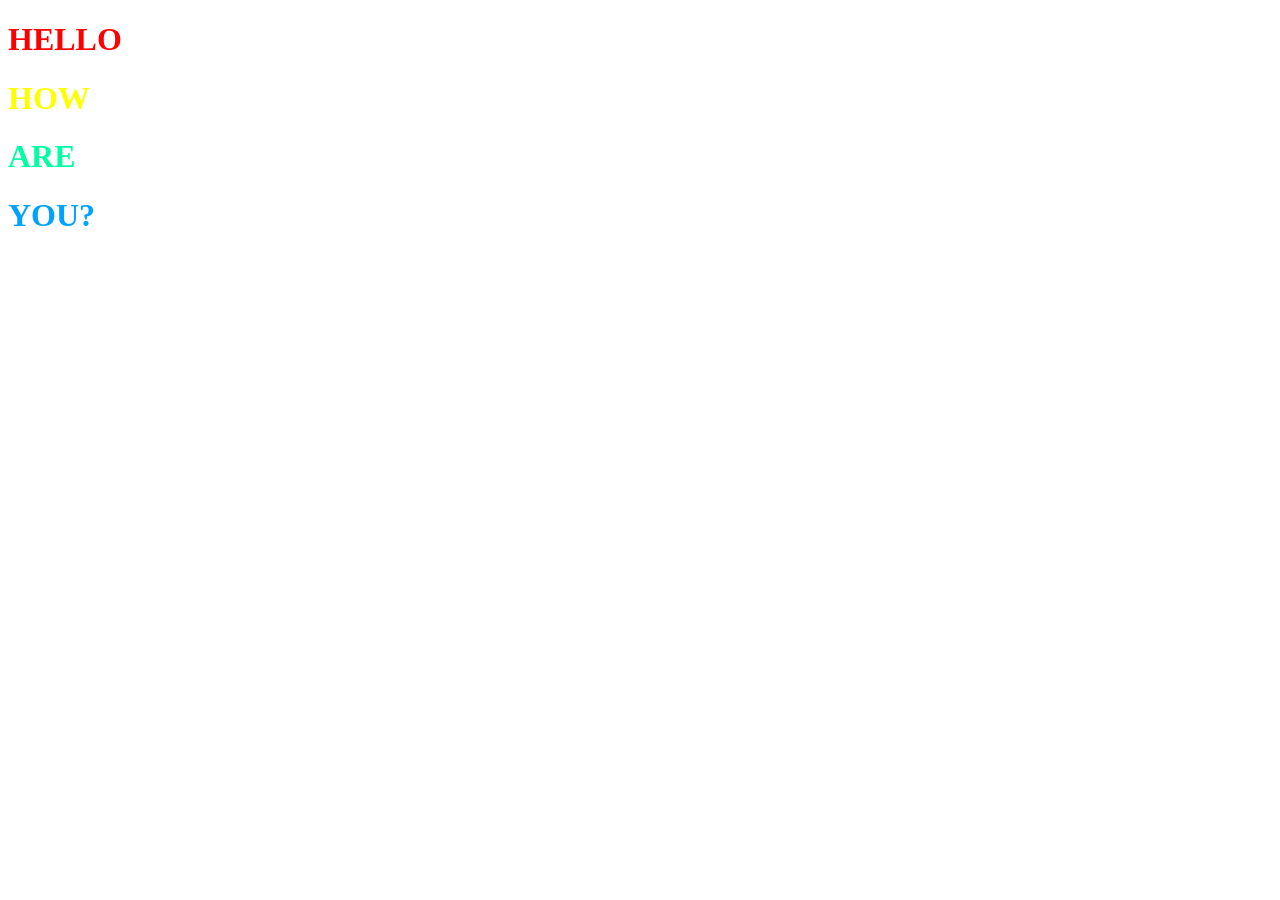
<file: inlinecss.html>
<!DOCTYPE html>
<html>
<head>
</head>
<body>
    <h1 style ='color: red;'>HELLO</h1>
    <h1 style ='color: yellow;'>HOW</h1>
    <h1 style ='color: rgb(0, 255, 162);'>ARE</h1>
    <h1 style ='color: rgb(0, 162, 255);'>YOU?</h1>

</body>
</html>
</file>
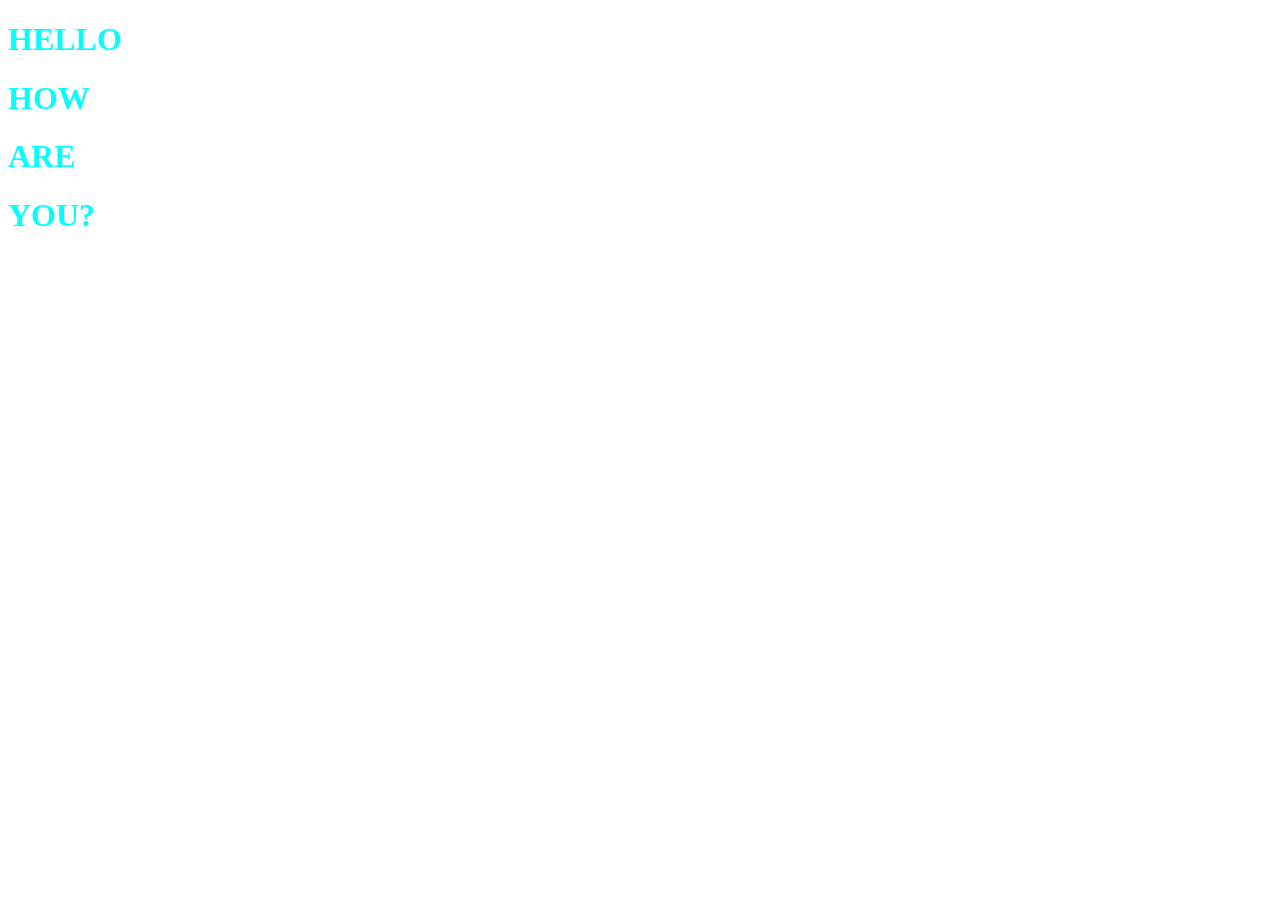
<file: internalcss.html>
<!DOCTYPE html>
<html lang="en">
<head>
    <meta charset="UTF-8">
    <meta name="viewport" content="width=device-width, initial-scale=1.0">
    <style>
        h1{
            color :aqua
        }
    </style>
    <title>Document</title>
</head>
<body>
    <h1>HELLO</h1>
    <h1>HOW</h1>
    <h1 >ARE</h1>
    <h1>YOU?</h1>
</body>
</html>
</file>
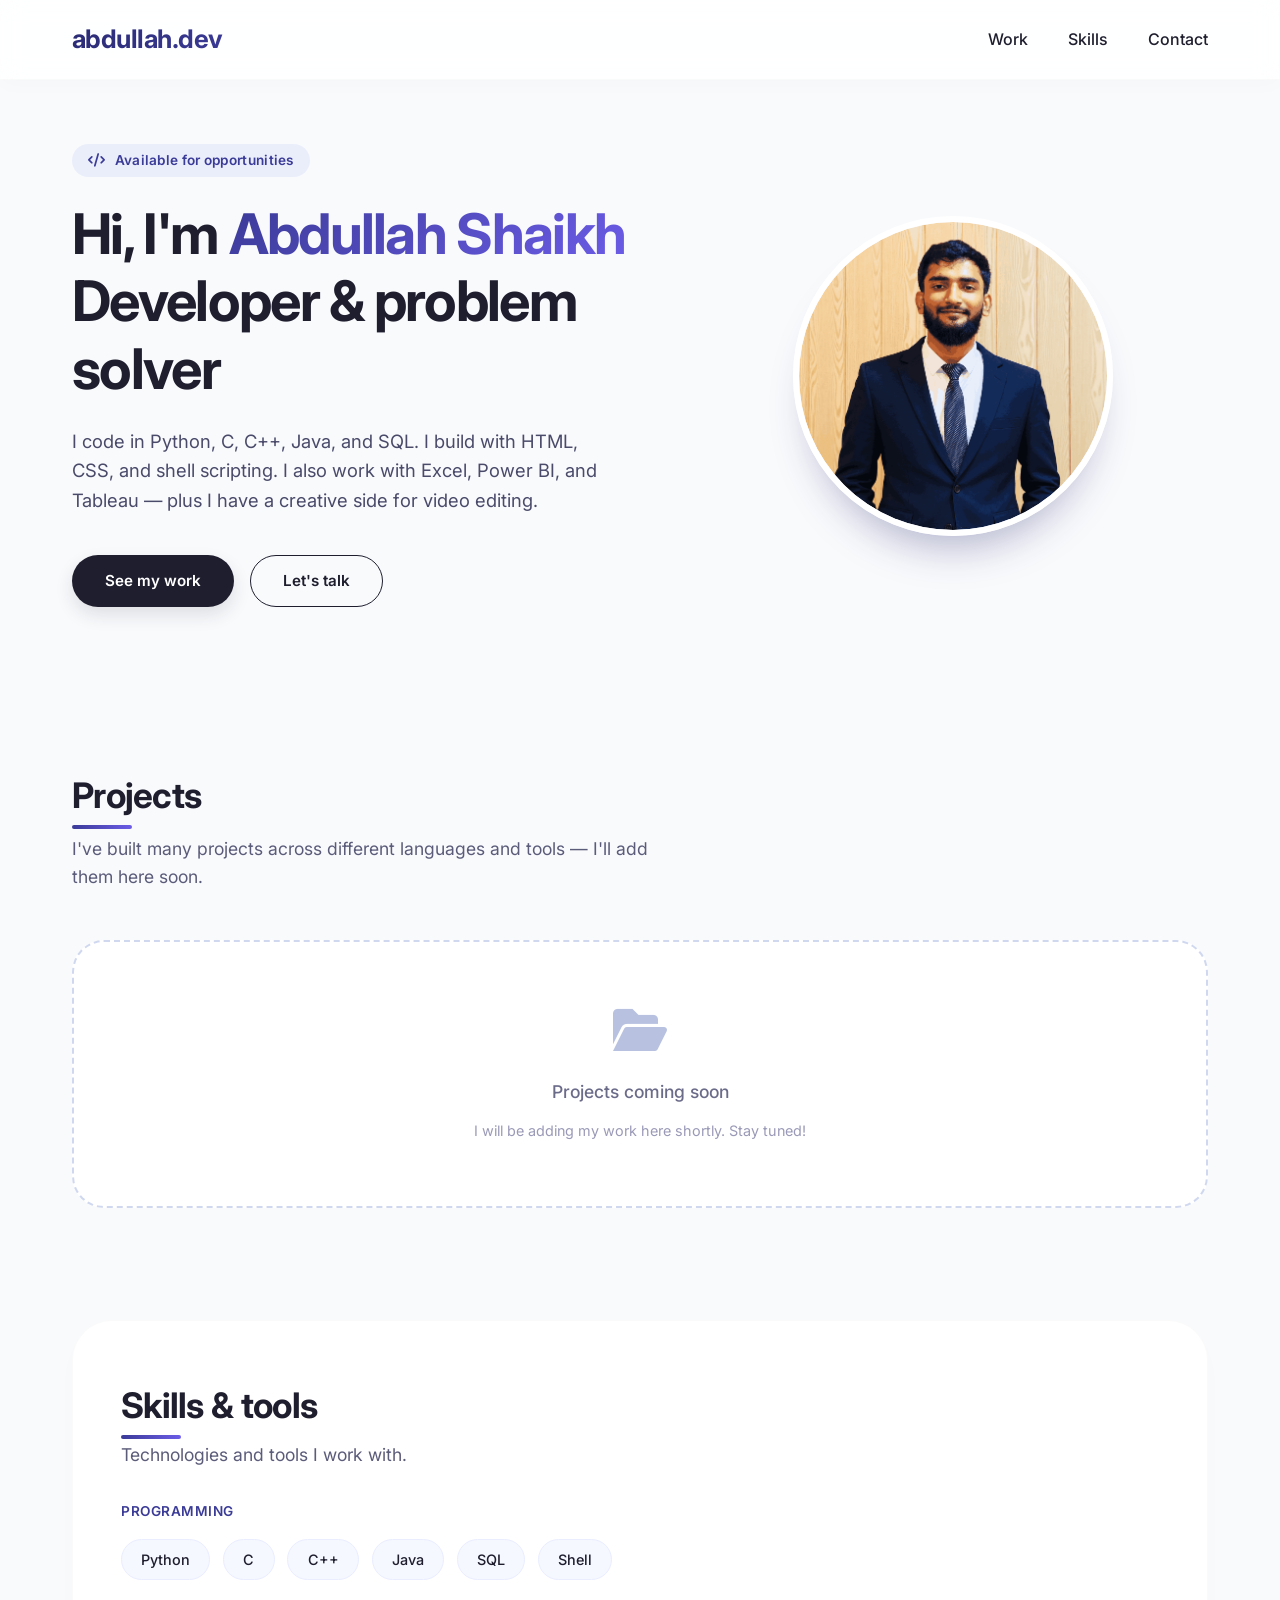
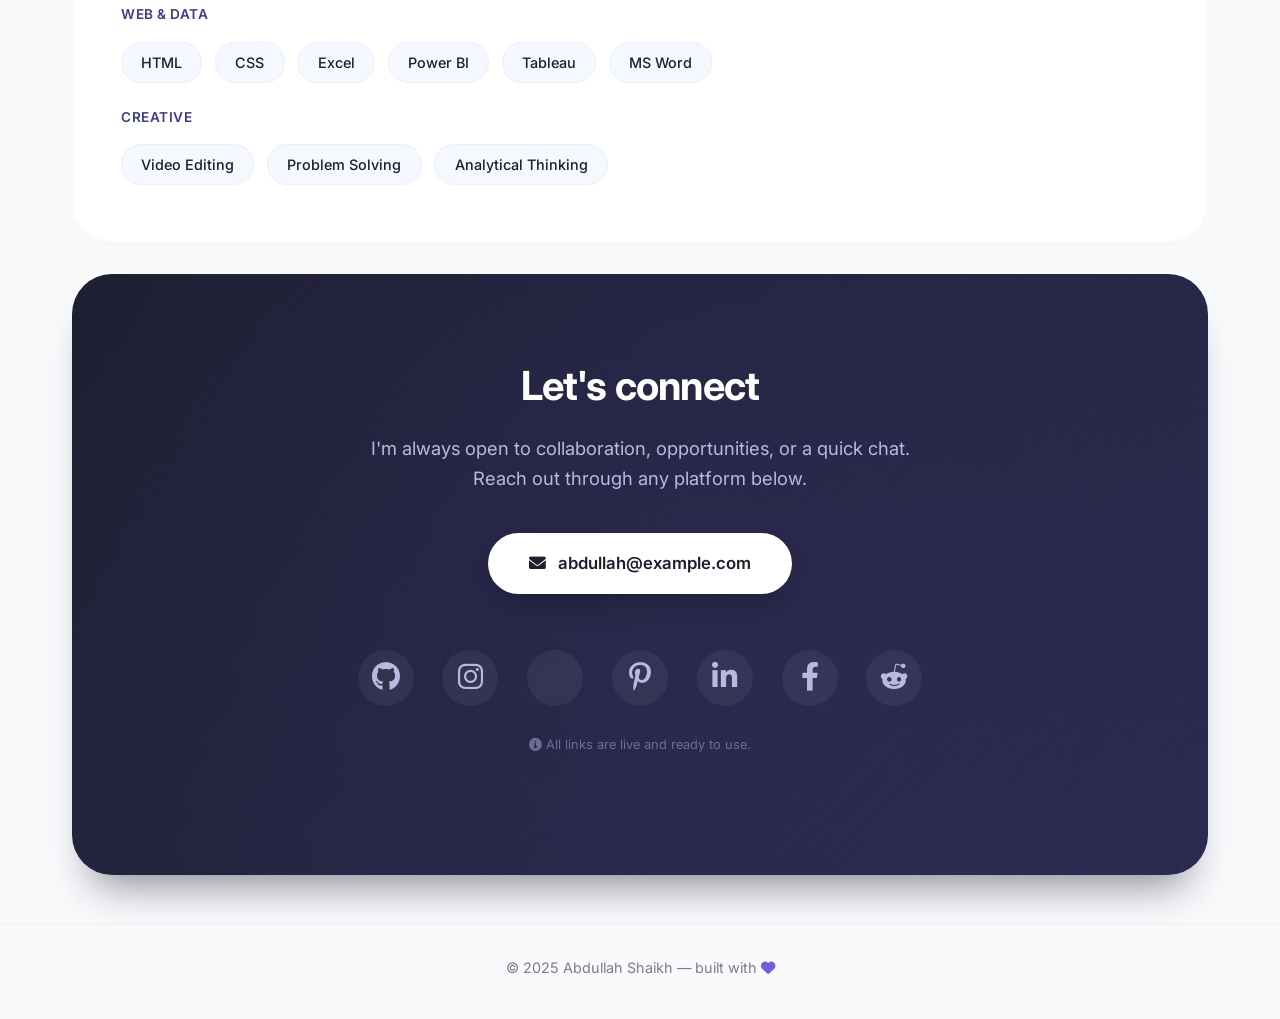
<file: portfolio.html>
<!DOCTYPE html>
<html lang="en">
<head>
  <meta charset="UTF-8">
  <meta name="viewport" content="width=device-width, initial-scale=1.0">
  <title>Abdullah Shaikh · Portfolio</title>
  <!-- Google Fonts + Font Awesome -->
  <link rel="preconnect" href="https://fonts.googleapis.com">
  <link rel="preconnect" href="https://fonts.gstatic.com" crossorigin>
  <link href="https://fonts.googleapis.com/css2?family=Inter:opsz,wght@14..32,300..700&display=swap" rel="stylesheet">
  <link rel="stylesheet" href="https://cdnjs.cloudflare.com/ajax/libs/font-awesome/6.0.0-beta3/css/all.min.css">
  <style>
    /* ─── RESET & BASE ─── */
    * {
      margin: 0;
      padding: 0;
      box-sizing: border-box;
    }

    body {
      font-family: 'Inter', sans-serif;
      background-color: #f9fafc;
      color: #1e1e2f;
      line-height: 1.6;
      scroll-behavior: smooth;
      overflow-x: hidden;
    }

    a {
      text-decoration: none;
      color: inherit;
    }

    .container {
      max-width: 1200px;
      margin: 0 auto;
      padding: 0 2rem;
    }

    /* ─── ANIMATIONS (KEYFRAMES) ─── */
    @keyframes fadeUp {
      0% { opacity: 0; transform: translateY(40px); }
      100% { opacity: 1; transform: translateY(0); }
    }

    @keyframes fadeIn {
      0% { opacity: 0; }
      100% { opacity: 1; }
    }

    @keyframes float {
      0% { transform: translateY(0px); }
      50% { transform: translateY(-12px); }
      100% { transform: translateY(0px); }
    }

    @keyframes pulseGlow {
      0% { box-shadow: 0 0 0 0 rgba(108, 92, 231, 0.4); }
      70% { box-shadow: 0 0 0 20px rgba(108, 92, 231, 0); }
      100% { box-shadow: 0 0 0 0 rgba(108, 92, 231, 0); }
    }

    @keyframes gradientShift {
      0% { background-position: 0% 50%; }
      50% { background-position: 100% 50%; }
      100% { background-position: 0% 50%; }
    }

    /* ─── SCROLL REVEAL (JS adds .visible) ─── */
    .reveal {
      opacity: 0;
      transform: translateY(40px);
      transition: opacity 0.8s cubic-bezier(0.2, 0.9, 0.3, 1), transform 0.8s cubic-bezier(0.2, 0.9, 0.3, 1);
    }

    .reveal.visible {
      opacity: 1;
      transform: translateY(0);
    }

    /* Delay utilities */
    .reveal-delay-1 { transition-delay: 0.1s; }
    .reveal-delay-2 { transition-delay: 0.2s; }
    .reveal-delay-3 { transition-delay: 0.3s; }
    .reveal-delay-4 { transition-delay: 0.4s; }

    /* ─── HEADER / NAV ─── */
    header {
      position: sticky;
      top: 0;
      background-color: rgba(255, 255, 255, 0.85);
      backdrop-filter: blur(12px);
      box-shadow: 0 4px 20px rgba(0, 0, 0, 0.02);
      z-index: 100;
      border-bottom: 1px solid rgba(0, 0, 0, 0.02);
      animation: fadeIn 0.6s ease forwards;
    }

    nav {
      display: flex;
      justify-content: space-between;
      align-items: center;
      padding: 1.2rem 2rem;
      max-width: 1200px;
      margin: 0 auto;
    }

    .logo {
      font-weight: 700;
      font-size: 1.6rem;
      letter-spacing: -0.02em;
      background: linear-gradient(135deg, #2a2a72, #3b3b98, #6c5ce7);
      background-size: 200% 200%;
      -webkit-background-clip: text;
      background-clip: text;
      color: transparent;
      animation: gradientShift 4s ease infinite;
      transition: opacity 0.2s;
    }

    .nav-links {
      display: flex;
      gap: 2.5rem;
      font-weight: 500;
      font-size: 1rem;
    }

    .nav-links a {
      position: relative;
      padding: 0.3rem 0;
      transition: color 0.2s;
    }

    .nav-links a::after {
      content: '';
      position: absolute;
      bottom: 0;
      left: 0;
      width: 0;
      height: 2px;
      background: linear-gradient(90deg, #3b3b98, #6c5ce7);
      transition: width 0.3s ease;
      border-radius: 2px;
    }

    .nav-links a:hover {
      color: #3b3b98;
    }

    .nav-links a:hover::after {
      width: 100%;
    }

    /* ─── BUTTONS ─── */
    .btn {
      display: inline-block;
      padding: 0.8rem 2rem;
      border-radius: 40px;
      font-weight: 600;
      font-size: 0.95rem;
      transition: all 0.3s cubic-bezier(0.2, 0.9, 0.3, 1);
      cursor: pointer;
      border: 1.5px solid transparent;
      position: relative;
      overflow: hidden;
    }

    .btn-primary {
      background: #1e1e2f;
      color: white;
      box-shadow: 0 8px 18px rgba(30, 30, 47, 0.12);
    }

    .btn-primary::after {
      content: '';
      position: absolute;
      top: 50%;
      left: 50%;
      width: 0;
      height: 0;
      border-radius: 50%;
      background: rgba(255, 255, 255, 0.12);
      transition: width 0.5s, height 0.5s, top 0.5s, left 0.5s;
      transform: translate(-50%, -50%);
    }

    .btn-primary:hover::after {
      width: 300px;
      height: 300px;
    }

    .btn-primary:hover {
      background: #2a2a44;
      transform: translateY(-3px);
      box-shadow: 0 15px 30px rgba(30, 30, 47, 0.22);
    }

    .btn-outline {
      border: 1.5px solid #1e1e2f;
      background: transparent;
      color: #1e1e2f;
    }

    .btn-outline:hover {
      background: #1e1e2f;
      color: white;
      transform: translateY(-3px);
      box-shadow: 0 12px 24px rgba(30, 30, 47, 0.15);
    }

    /* ─── HERO ─── */
    .hero {
      padding: 4rem 0 5rem;
      display: flex;
      align-items: center;
      justify-content: space-between;
      gap: 4rem;
      flex-wrap: wrap;
    }

    .hero-content {
      flex: 1 1 350px;
      animation: fadeUp 0.9s cubic-bezier(0.2, 0.9, 0.3, 1) forwards;
    }

    .hero-badge {
      display: inline-block;
      background: #eaeefb;
      color: #3b3b98;
      font-weight: 600;
      font-size: 0.85rem;
      padding: 0.35rem 1rem;
      border-radius: 30px;
      letter-spacing: 0.3px;
      margin-bottom: 1.5rem;
      animation: pulseGlow 3s infinite;
    }

    .hero h1 {
      font-size: 3.5rem;
      font-weight: 700;
      line-height: 1.2;
      letter-spacing: -0.03em;
      margin-bottom: 1.5rem;
    }

    .hero h1 span {
      background: linear-gradient(135deg, #3b3b98, #6c5ce7, #a29bfe);
      background-size: 200% 200%;
      -webkit-background-clip: text;
      background-clip: text;
      color: transparent;
      animation: gradientShift 5s ease infinite;
    }

    .hero p {
      font-size: 1.15rem;
      color: #4a4a6a;
      max-width: 550px;
      margin-bottom: 2.5rem;
    }

    .hero-actions {
      display: flex;
      gap: 1rem;
      flex-wrap: wrap;
    }

    .hero-visual {
      flex: 1 1 300px;
      display: flex;
      justify-content: center;
      animation: fadeUp 1s cubic-bezier(0.2, 0.9, 0.3, 1) 0.15s forwards;
      opacity: 0;
      animation-fill-mode: forwards;
    }

    /* ─── PHOTO FRAME (ADD YOUR IMAGE HERE) ─── */
    .avatar-frame {
      background: linear-gradient(145deg, #ffffff, #f0f3fc);
      width: 320px;
      height: 320px;
      border-radius: 50%;
      display: flex;
      align-items: center;
      justify-content: center;
      box-shadow: 0 30px 40px -20px rgba(42, 42, 114, 0.35);
      border: 6px solid white;
      overflow: hidden;
      transition: transform 0.4s cubic-bezier(0.2, 0.9, 0.3, 1), box-shadow 0.4s ease;
      animation: float 5s ease-in-out infinite;
    }

    .avatar-frame:hover {
      transform: scale(1.03) translateY(-5px);
      box-shadow: 0 40px 60px -20px rgba(42, 42, 114, 0.45);
    }

    .avatar-frame img {
      width: 100%;
      height: 100%;
      object-fit: cover;
      display: block;
      border-radius: 50%;
      transition: transform 0.5s ease;
    }

    .avatar-frame:hover img {
      transform: scale(1.06);
    }

    /* ─── SECTION STYLING ─── */
    section {
      padding: 5rem 0;
    }

    .section-title {
      font-size: 2.2rem;
      font-weight: 700;
      letter-spacing: -0.02em;
      margin-bottom: 0.75rem;
      position: relative;
      display: inline-block;
    }

    .section-title::after {
      content: '';
      position: absolute;
      bottom: -6px;
      left: 0;
      width: 60px;
      height: 4px;
      background: linear-gradient(90deg, #3b3b98, #6c5ce7);
      border-radius: 4px;
    }

    .section-sub {
      color: #5b5b7a;
      font-size: 1.1rem;
      margin-bottom: 3rem;
      max-width: 600px;
    }

    /* ─── PROJECTS PLACEHOLDER ─── */
    .placeholder-box {
      background: #ffffff;
      border: 2px dashed #d0d8f0;
      border-radius: 32px;
      padding: 4rem 2rem;
      text-align: center;
      color: #6b6b8a;
      transition: all 0.4s ease;
      animation: fadeUp 0.9s cubic-bezier(0.2, 0.9, 0.3, 1) 0.2s forwards;
      opacity: 0;
      animation-fill-mode: forwards;
    }

    .placeholder-box:hover {
      border-color: #6c5ce7;
      background: #fafbff;
      transform: translateY(-4px);
    }

    .placeholder-box i {
      font-size: 3rem;
      color: #b8c2e0;
      margin-bottom: 1.5rem;
      transition: color 0.3s, transform 0.3s;
    }

    .placeholder-box:hover i {
      color: #6c5ce7;
      transform: scale(1.1) rotate(-5deg);
    }

    .placeholder-box p {
      font-size: 1.1rem;
      max-width: 400px;
      margin: 0 auto;
      font-weight: 500;
    }

    .placeholder-box small {
      display: block;
      margin-top: 0.8rem;
      font-size: 0.9rem;
      color: #9a9ab8;
      font-weight: 400;
    }

    /* ─── SKILLS SECTION ─── */
    .skills-section {
      background: #ffffff;
      border-radius: 40px;
      padding: 3.5rem 3rem;
      margin: 2rem 0;
      box-shadow: 0 10px 30px -10px rgba(0, 0, 0, 0.03);
      border: 1px solid rgba(0, 0, 0, 0.02);
      transition: box-shadow 0.4s ease;
    }

    .skills-section:hover {
      box-shadow: 0 25px 50px -15px rgba(59, 59, 152, 0.1);
    }

    .skills-grid {
      display: flex;
      flex-wrap: wrap;
      gap: 1.5rem 2.5rem;
      justify-content: space-between;
    }

    .skill-category h4 {
      font-size: 0.85rem;
      font-weight: 600;
      text-transform: uppercase;
      letter-spacing: 0.5px;
      color: #3b3b98;
      margin-bottom: 1rem;
    }

    .skill-list {
      display: flex;
      flex-wrap: wrap;
      gap: 0.8rem;
    }

    .skill-item {
      background: #f6f8ff;
      padding: 0.5rem 1.2rem;
      border-radius: 40px;
      font-size: 0.9rem;
      font-weight: 500;
      color: #1e1e2f;
      border: 1px solid #e9edff;
      transition: all 0.3s cubic-bezier(0.2, 0.9, 0.3, 1);
      cursor: default;
    }

    .skill-item:hover {
      background: linear-gradient(135deg, #e9edff, #dfe6ff);
      transform: translateY(-4px) scale(1.03);
      box-shadow: 0 8px 16px -6px rgba(59, 59, 152, 0.2);
      border-color: #c5cef0;
    }

    /* ─── CONTACT SECTION ─── */
    .contact-section {
      text-align: center;
      background: linear-gradient(135deg, #1e1e2f, #2a2a50, #1e1e2f);
      background-size: 200% 200%;
      animation: gradientShift 8s ease infinite;
      color: white;
      border-radius: 40px;
      padding: 5rem 2rem;
      margin: 2rem 0 3rem;
      box-shadow: 0 30px 40px -20px rgba(30, 30, 47, 0.5);
      position: relative;
      overflow: hidden;
    }

    .contact-section::before {
      content: '';
      position: absolute;
      top: -50%;
      left: -50%;
      width: 200%;
      height: 200%;
      background: radial-gradient(circle, rgba(108, 92, 231, 0.08) 0%, transparent 60%);
      animation: float 12s ease-in-out infinite;
      pointer-events: none;
    }

    .contact-section h2 {
      font-size: 2.5rem;
      font-weight: 700;
      letter-spacing: -0.02em;
      margin-bottom: 1rem;
      position: relative;
    }

    .contact-section p {
      color: #b9b9e0;
      font-size: 1.15rem;
      max-width: 550px;
      margin: 0 auto 2.5rem;
      position: relative;
    }

    .contact-section .btn-primary {
      background: white;
      color: #1e1e2f;
      box-shadow: 0 15px 30px -10px rgba(0, 0, 0, 0.3);
      padding: 1rem 2.5rem;
      font-size: 1.05rem;
      position: relative;
      z-index: 2;
    }

    .contact-section .btn-primary:hover {
      background: #f0f3ff;
      transform: translateY(-4px) scale(1.02);
      box-shadow: 0 25px 40px -12px rgba(0, 0, 0, 0.4);
    }

    /* ─── SOCIAL LINKS ─── */
    .social-links {
      display: flex;
      flex-wrap: wrap;
      justify-content: center;
      gap: 1.8rem;
      margin-top: 2.5rem;
      font-size: 1.8rem;
      position: relative;
      z-index: 2;
    }

    .social-links a {
      color: #b9b9e0;
      transition: all 0.35s cubic-bezier(0.2, 0.9, 0.3, 1);
      display: inline-flex;
      align-items: center;
      justify-content: center;
      width: 56px;
      height: 56px;
      border-radius: 50%;
      background: rgba(255, 255, 255, 0.06);
      backdrop-filter: blur(4px);
    }

    .social-links a:hover {
      color: white;
      background: rgba(255, 255, 255, 0.15);
      transform: translateY(-6px) scale(1.1);
      box-shadow: 0 15px 25px -10px rgba(0, 0, 0, 0.4);
    }

    /* Brand color hints on hover */
    .social-links a:hover .fa-instagram { color: #e4405f; }
    .social-links a:hover .fa-facebook-f { color: #1877f2; }
    .social-links a:hover .fa-reddit-alien { color: #ff4500; }
    .social-links a:hover .fa-linkedin-in { color: #0a66c2; }
    .social-links a:hover .fa-x-twitter { color: #ffffff; }
    .social-links a:hover .fa-pinterest-p { color: #e60023; }
    .social-links a:hover .fa-github { color: #ffffff; }

    /* ─── FOOTER ─── */
    footer {
      text-align: center;
      padding: 2rem 0 2.5rem;
      color: #7b7b99;
      font-size: 0.9rem;
      border-top: 1px solid rgba(0, 0, 0, 0.03);
    }

    footer .fa-heart {
      animation: float 2s ease-in-out infinite;
      display: inline-block;
    }

    /* ─── RESPONSIVE ─── */
    @media (max-width: 768px) {
      nav {
        flex-direction: column;
        gap: 1rem;
      }

      .nav-links {
        gap: 1.8rem;
        font-size: 0.95rem;
      }

      .hero {
        padding: 2rem 0 3rem;
        flex-direction: column-reverse;
        text-align: center;
      }

      .hero p {
        margin-left: auto;
        margin-right: auto;
      }

      .hero-actions {
        justify-content: center;
      }

      .hero h1 {
        font-size: 2.5rem;
      }

      .avatar-frame {
        width: 260px;
        height: 260px;
      }

      .skills-section {
        padding: 2rem 1.8rem;
      }

      .skills-grid {
        flex-direction: column;
        gap: 2rem;
      }

      .contact-section h2 {
        font-size: 2rem;
      }

      .section-title {
        font-size: 1.9rem;
      }

      .social-links {
        gap: 1.2rem;
      }

      .social-links a {
        width: 48px;
        height: 48px;
        font-size: 1.5rem;
      }
    }

    @media (max-width: 480px) {
      .container {
        padding: 0 1.5rem;
      }

      .nav-links {
        gap: 1.2rem;
        font-size: 0.9rem;
      }

      .hero h1 {
        font-size: 2.2rem;
      }

      .btn {
        padding: 0.7rem 1.6rem;
      }

      .placeholder-box {
        padding: 3rem 1.5rem;
      }

      .social-links a {
        width: 42px;
        height: 42px;
        font-size: 1.3rem;
      }
    }
  </style>
</head>
<body>
  <header>
    <nav>
      <div class="logo">abdullah.dev</div>
      <div class="nav-links">
        <a href="#work">Work</a>
        <a href="#skills">Skills</a>
        <a href="#contact">Contact</a>
      </div>
    </nav>
  </header>

  <main>
    <!-- ─── HERO SECTION ─── -->
    <div class="container">
      <section class="hero">
        <div class="hero-content">
          <div class="hero-badge">
            <i class="fas fa-code" style="margin-right: 6px;"></i> Available for opportunities
          </div>
          <h1>
            Hi, I'm <span>Abdullah Shaikh</span><br>
            Developer & problem solver
          </h1>
          <p>
            I code in Python, C, C++, Java, and SQL. I build with HTML, CSS, and shell scripting. 
            I also work with Excel, Power BI, and Tableau — plus I have a creative side for video editing.
          </p>
          <div class="hero-actions">
            <a href="#work" class="btn btn-primary">See my work</a>
            <a href="#contact" class="btn btn-outline">Let's talk</a>
          </div>
        </div>
        <div class="hero-visual">
          <!-- ═══════════════════════════════════════════════════════════ -->
          <!-- ⚠️ CHANGE YOUR IMAGE HERE ⚠️                              -->
          <!-- Replace the src URL below with the path to your photo.    -->
          <!-- Example: src="my-photo.jpg" or src="images/abdullah.png"  -->
          <!-- ═══════════════════════════════════════════════════════════ -->
          <div class="avatar-frame">
            <img 
              src="file_00000000f2a08207bb136bcd727dd9c4_11zon.png" 
              alt="Abdullah Shaikh — Developer & Problem Solver"
            >
          </div>
        </div>
      </section>
    </div>

    <!-- ─── PROJECTS SECTION (PLACEHOLDER) ─── -->
    <div class="container" id="work">
      <section class="reveal">
        <h2 class="section-title">Projects</h2>
        <p class="section-sub">I've built many projects across different languages and tools — I'll add them here soon.</p>
        
        <div class="placeholder-box">
          <i class="fas fa-folder-open"></i>
          <p>Projects coming soon</p>
          <small>I will be adding my work here shortly. Stay tuned!</small>
        </div>
      </section>
    </div>

    <!-- ─── SKILLS SECTION ─── -->
    <div class="container" id="skills">
      <div class="skills-section reveal">
        <h2 class="section-title" style="margin-bottom: 0.5rem;">Skills & tools</h2>
        <p class="section-sub" style="margin-bottom: 2rem;">Technologies and tools I work with.</p>
        <div class="skills-grid">
          <div class="skill-category reveal reveal-delay-1">
            <h4>Programming</h4>
            <div class="skill-list">
              <span class="skill-item">Python</span>
              <span class="skill-item">C</span>
              <span class="skill-item">C++</span>
              <span class="skill-item">Java</span>
              <span class="skill-item">SQL</span>
              <span class="skill-item">Shell</span>
            </div>
          </div>
          <div class="skill-category reveal reveal-delay-2">
            <h4>Web & Data</h4>
            <div class="skill-list">
              <span class="skill-item">HTML</span>
              <span class="skill-item">CSS</span>
              <span class="skill-item">Excel</span>
              <span class="skill-item">Power BI</span>
              <span class="skill-item">Tableau</span>
              <span class="skill-item">MS Word</span>
            </div>
          </div>
          <div class="skill-category reveal reveal-delay-3">
            <h4>Creative</h4>
            <div class="skill-list">
              <span class="skill-item">Video Editing</span>
              <span class="skill-item">Problem Solving</span>
              <span class="skill-item">Analytical Thinking</span>
            </div>
          </div>
        </div>
      </div>
    </div>

    <!-- ─── CONTACT SECTION WITH ALL YOUR LINKS ─── -->
    <div class="container" id="contact">
      <div class="contact-section reveal">
        <h2>Let's connect</h2>
        <p>I'm always open to collaboration, opportunities, or a quick chat. Reach out through any platform below.</p>
        
        <!-- Email button (optional: replace with your real email) -->
        <a href="mailto:abdullah@example.com" class="btn btn-primary" style="margin-bottom: 0.5rem;">
          <i class="fas fa-envelope" style="margin-right: 8px;"></i> abdullah@example.com
        </a>

        <!-- ALL YOUR SOCIAL LINKS ADDED BELOW -->
        <div class="social-links">
          <!-- GitHub -->
          <a href="https://github.com/Abdullah-Shaikh-22" target="_blank" aria-label="GitHub">
            <i class="fab fa-github"></i>
          </a>
          <!-- Instagram -->
          <a href="https://www.instagram.com/shaikhabdullah650/?hl=en" target="_blank" aria-label="Instagram">
            <i class="fab fa-instagram"></i>
          </a>
          <!-- X (Twitter) -->
          <a href="https://x.com/Abdullah_04_07" target="_blank" aria-label="X (Twitter)">
            <i class="fab fa-x-twitter"></i>
          </a>
          <!-- Pinterest -->
          <a href="https://in.pinterest.com/abdullahshaikh150704/" target="_blank" aria-label="Pinterest">
            <i class="fab fa-pinterest-p"></i>
          </a>
          <!-- LinkedIn -->
          <a href="https://www.linkedin.com/in/abdullah-shaikh-315280435/" target="_blank" aria-label="LinkedIn">
            <i class="fab fa-linkedin-in"></i>
          </a>
          <!-- Facebook -->
          <a href="https://www.facebook.com/people/Abdullah-Shaikh/pfbid0iCq6QkDWsd33ZxKAQofXfA8ps3cNibtEJrfzcSnJWxAuo6PAEYiaUBoeFvMEoKD6l/" target="_blank" aria-label="Facebook">
            <i class="fab fa-facebook-f"></i>
          </a>
          <!-- Reddit -->
          <a href="https://www.reddit.com/user/Abdullah_Shaikh_15/submitted/?sort=hot" target="_blank" aria-label="Reddit">
            <i class="fab fa-reddit-alien"></i>
          </a>
        </div>

        <p style="font-size: 0.8rem; color: #8a8ab0; margin-top: 1.8rem; opacity: 0.7; position: relative;">
          <i class="fas fa-info-circle"></i> All links are live and ready to use.
        </p>
      </div>
    </div>
  </main>

  <footer>
    <div class="container">
      <p>© 2025 Abdullah Shaikh — built with <i class="fas fa-heart" style="color: #6c5ce7;"></i></p>
    </div>
  </footer>

  <!-- ─── SCROLL REVEAL + SMOOTH SCROLL SCRIPT ─── -->
  <script>
    (function() {
      // 1. Smooth scroll for anchor links
      document.querySelectorAll('a[href^="#"]').forEach(anchor => {
        anchor.addEventListener('click', function(e) {
          const href = this.getAttribute('href');
          if (href === "#" || href === "") return;
          const target = document.querySelector(href);
          if (target) {
            e.preventDefault();
            target.scrollIntoView({ behavior: 'smooth', block: 'start' });
          }
        });
      });

      // 2. Intersection Observer for scroll reveal animations
      const revealElements = document.querySelectorAll('.reveal');
      
      if (revealElements.length > 0) {
        const observer = new IntersectionObserver((entries) => {
          entries.forEach(entry => {
            if (entry.isIntersecting) {
              entry.target.classList.add('visible');
              observer.unobserve(entry.target);
            }
          });
        }, {
          threshold: 0.15,
          rootMargin: '0px 0px -40px 0px'
        });

        revealElements.forEach(el => observer.observe(el));
      }

      // 3. Fallback if IntersectionObserver not supported
      if (!window.IntersectionObserver) {
        revealElements.forEach(el => el.classList.add('visible'));
      }

      // 4. Subtle tilt effect on avatar frame
      const avatarFrame = document.querySelector('.avatar-frame');
      if (avatarFrame && window.matchMedia('(hover: hover)').matches) {
        avatarFrame.addEventListener('mousemove', (e) => {
          const rect = avatarFrame.getBoundingClientRect();
          const x = (e.clientX - rect.left) / rect.width - 0.5;
          const y = (e.clientY - rect.top) / rect.height - 0.5;
          avatarFrame.style.transform = `perspective(800px) rotateY(${x * 6}deg) rotateX(${y * -6}deg) translateY(-5px)`;
        });
        avatarFrame.addEventListener('mouseleave', () => {
          avatarFrame.style.transform = 'translateY(0px)';
        });
      }
    })();
  </script>
</body>
</html>
</file>
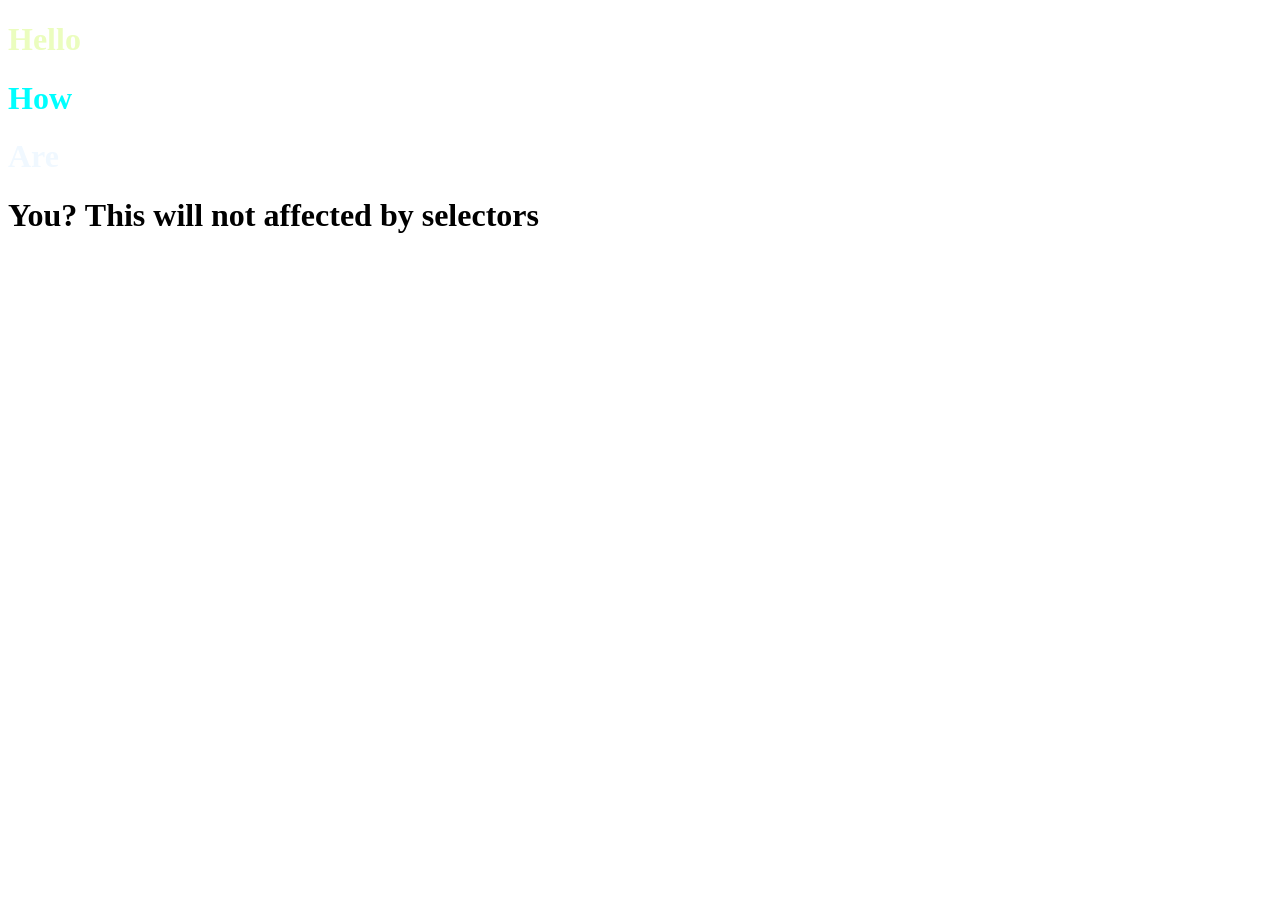
<file: selectors.html>
<!DOCTYPE html>
<html lang="en">
<head>
    <meta charset="UTF-8">
    <meta name="viewport" content="width=device-width, initial-scale=1.0">
<style>
    #para1{
        color: rgb(235, 253, 190)
    }
    #para2{
        color:aqua
    }
    #para3{
        color:aliceblue
    }
</style>
    <title>Document</title>
</head>
<body>
    <h1 id="para1">
        Hello
    </h1>
    <h1 id ="para2">
        How
    </h1>
    <h1 id ="para3">
        Are
    </h1>
    <h1>
        You? This will not affected by  selectors
    </h1>
</body>
</html>
</file>
<file: style.css>
h1{
    color :rgb(248, 255, 205)
}
</file>
